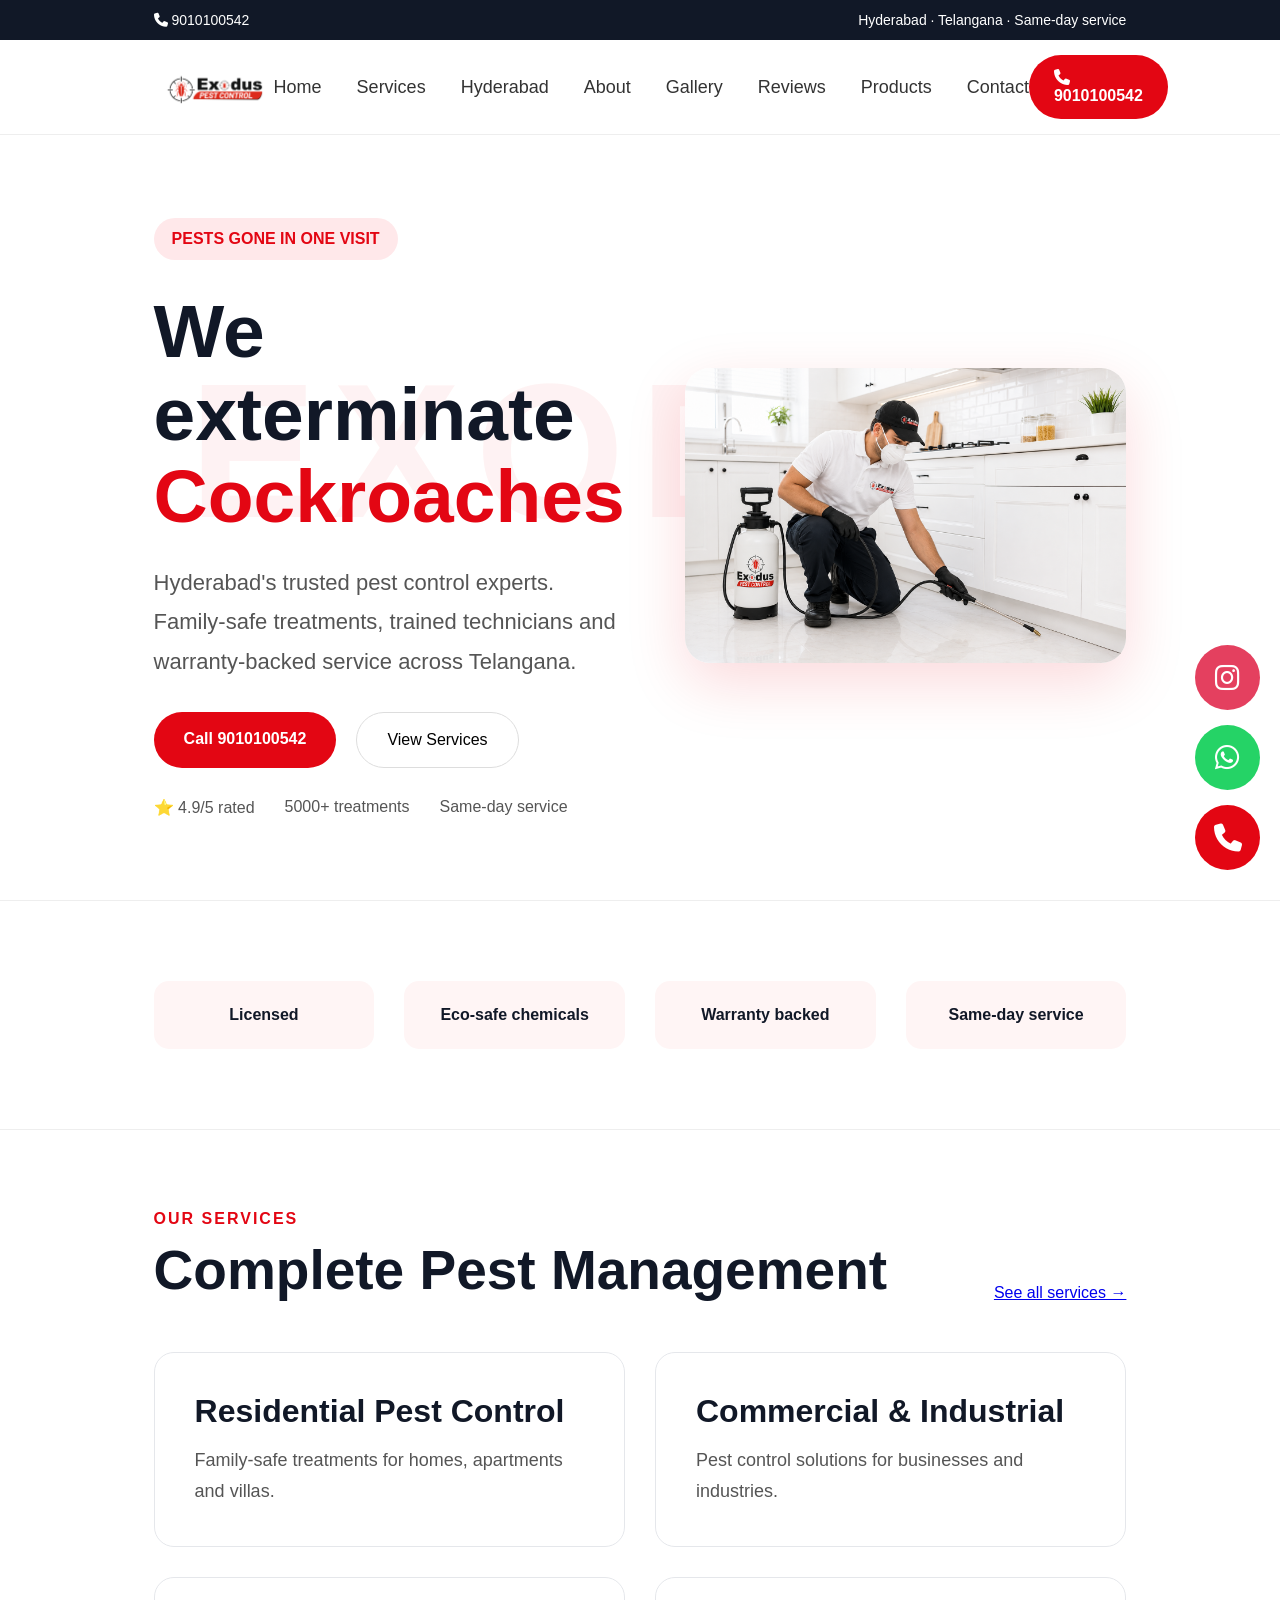
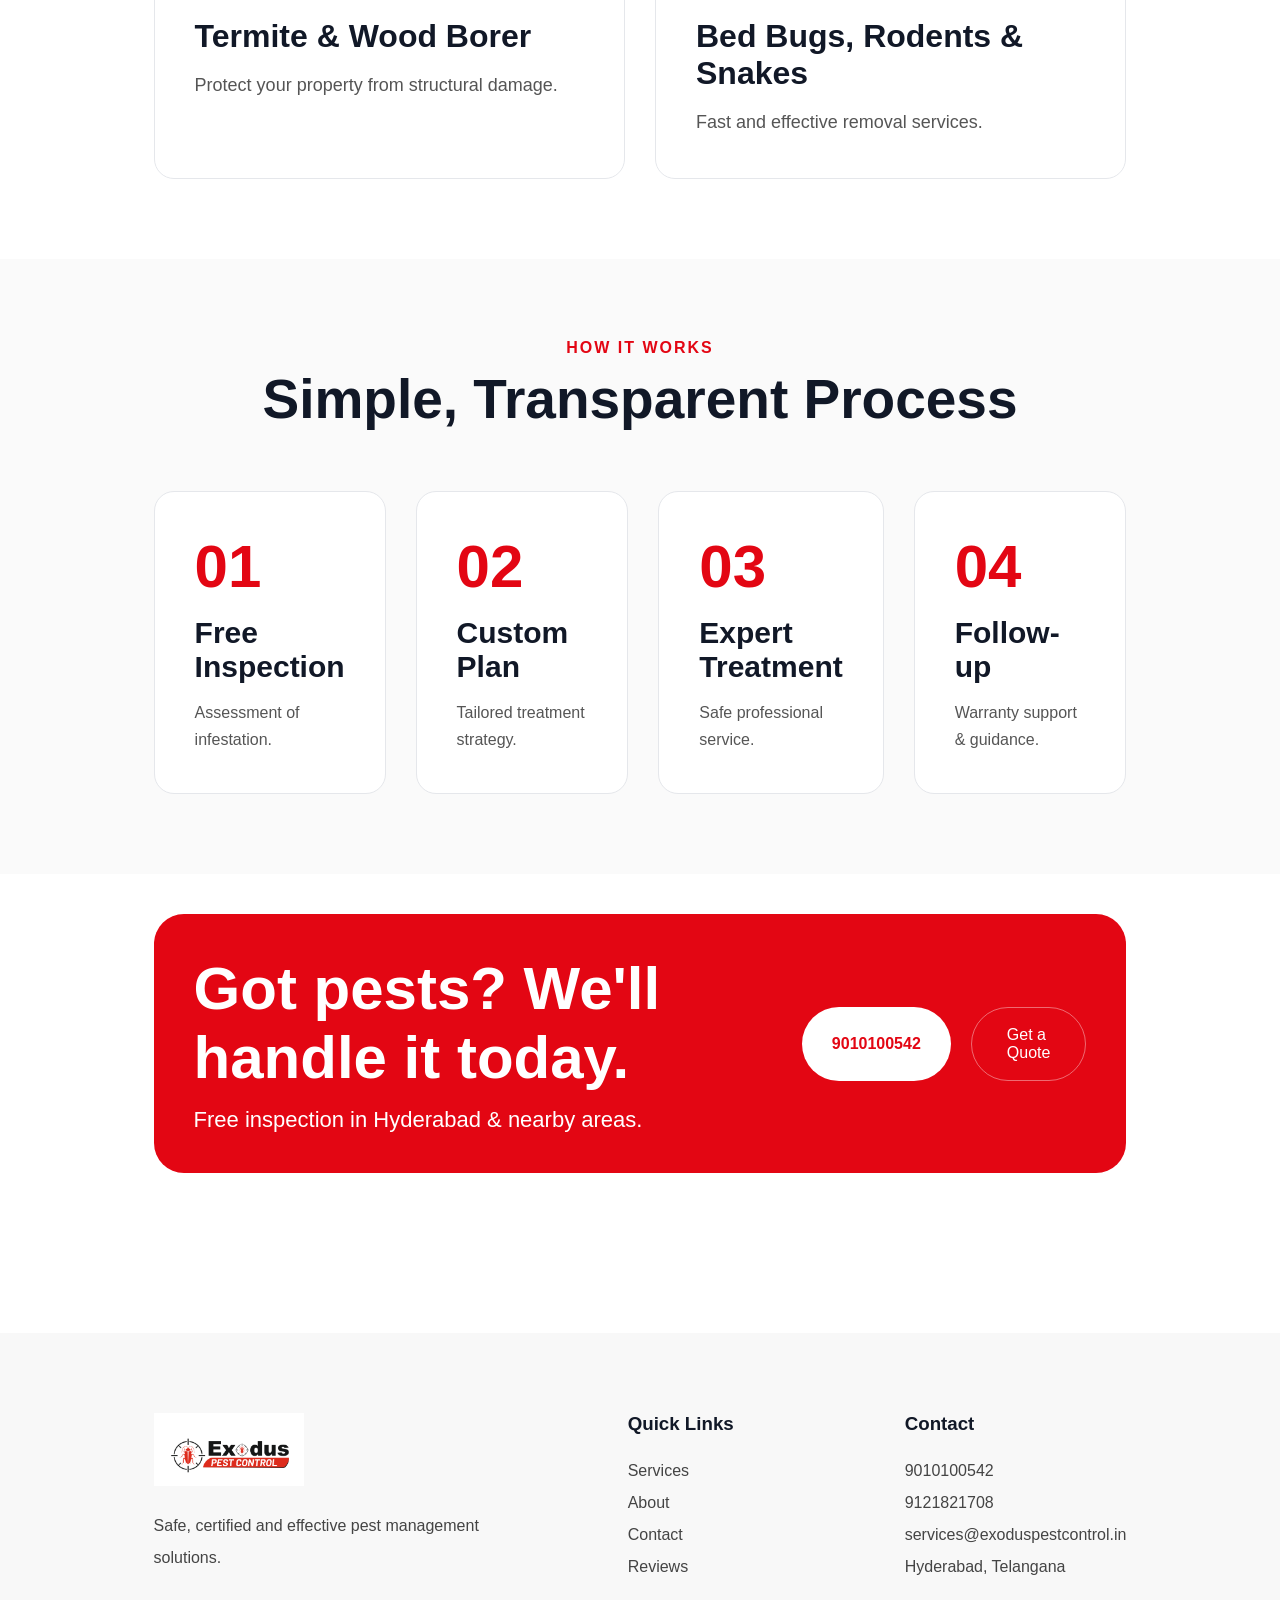
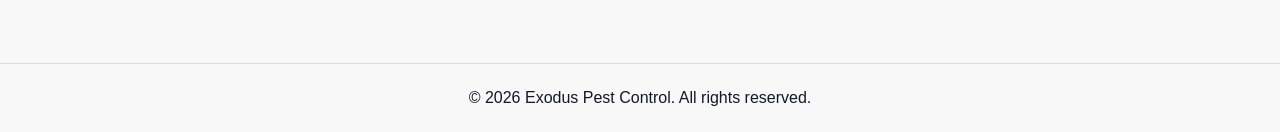
<file: index.html>
<!DOCTYPE html>
<html lang="en">
<head>
    <meta charset="UTF-8">
    <meta name="viewport" content="width=device-width, initial-scale=1.0">
    <title>Exodus Pest Control</title>

    <link rel="stylesheet" href="index.css">
    <link rel="icon" type="image/png" href="topicon.png">

    <!-- Font Awesome Icons -->
    <link rel="stylesheet"
    href="https://cdnjs.cloudflare.com/ajax/libs/font-awesome/6.5.1/css/all.min.css">
</head>

<body>

    <!-- TOP BAR -->
    <div class="top-bar">

        <div class="top-left">
            <i class="fa-solid fa-phone"></i>
            <span href="tel:+916305151928">9010100542</span>
        </div>

        <div class="top-right">
            Hyderabad · Telangana · Same-day service
        </div>

    </div>

    <div class="background-text">
        EXODUS
    </div>

    <!-- NAVBAR -->
    <header>

        <nav class="navbar">

            <div class="logo">

                <img src="logo.png" alt="logo">

            </div>

            <ul class="nav-links">

                <li><a href="index.html">Home</a></li>
                <li><a href="service.html">Services</a></li>
                <li><a href="hyderabad.html">Hyderabad</a></li>
                <li><a href="about.html">About</a></li>
                <li><a href="#">Gallery</a></li>
                <li><a href="#">Reviews</a></li>
                <li><a href="#">Products</a></li>
                <li><a href="contact.html">Contact</a></li>

            </ul>

            <a href="tel:9010100542" class="call-btn">

                <i class="fa-solid fa-phone"></i>
                9010100542

            </a>

        </nav>

    </header>

    <!-- HERO SECTION -->
    <section class="hero">

        <div class="hero-content">

            <div class="badge">
                PESTS GONE IN ONE VISIT
            </div>

            <h1 class="hero-title">
                We exterminate <br>

            <span id="changing-text">Bed Bugs</span>

            <span class="cursor"></span>
            </h1>

            <p>
                Hyderabad's trusted pest control experts.
                Family-safe treatments, trained technicians
                and warranty-backed service across Telangana.
            </p>

            <div class="hero-buttons">

                <a href="tel:+916305151928" class="primary-btn">
                    Call 9010100542
                </a>

                <a href="service.html" class="secondary-btn">
                    View Services
                </a>

            </div>

            <div class="hero-stats">

                <span>⭐ 4.9/5 rated</span>
                <span>5000+ treatments</span>
                <span>Same-day service</span>

            </div>

        </div>

        <div class="hero-image">

            <img src="homeimage.png" alt="hero">

        </div>

    </section>

    <!-- FEATURES -->
    <section class="features">

        <div class="feature">
            Licensed
        </div>

        <div class="feature">
            Eco-safe chemicals
        </div>

        <div class="feature">
            Warranty backed
        </div>

        <div class="feature">
            Same-day service
        </div>

    </section>

    <!-- SERVICES -->
    <section class="services">

        <div class="section-header">

            <div>
                <span class="section-tag">
                    OUR SERVICES
                </span>

                <h2>
                    Complete Pest Management
                </h2>
            </div>

            <a href="service.html">
                See all services →
            </a>

        </div>

        <div class="service-grid">

            <div class="service-card">
                <h3>Residential Pest Control</h3>

                <p>
                    Family-safe treatments for homes,
                    apartments and villas.
                </p>
            </div>

            <div class="service-card">
                <h3>Commercial & Industrial</h3>

                <p>
                    Pest control solutions for
                    businesses and industries.
                </p>
            </div>

            <div class="service-card">
                <h3>Termite & Wood Borer</h3>

                <p>
                    Protect your property from
                    structural damage.
                </p>
            </div>

            <div class="service-card">
                <h3>Bed Bugs, Rodents & Snakes</h3>

                <p>
                    Fast and effective removal
                    services.
                </p>
            </div>

        </div>

    </section>

    <!-- PROCESS -->
    <section class="process">

        <span class="section-tag">
            HOW IT WORKS
        </span>

        <h2>
            Simple, Transparent Process
        </h2>

        <div class="steps">

            <div class="step-card">
                <h3>01</h3>
                <h4>Free Inspection</h4>
                <p>Assessment of infestation.</p>
            </div>

            <div class="step-card">
                <h3>02</h3>
                <h4>Custom Plan</h4>
                <p>Tailored treatment strategy.</p>
            </div>

            <div class="step-card">
                <h3>03</h3>
                <h4>Expert Treatment</h4>
                <p>Safe professional service.</p>
            </div>

            <div class="step-card">
                <h3>04</h3>
                <h4>Follow-up</h4>
                <p>Warranty support & guidance.</p>
            </div>

        </div>

    </section>

    <!-- CTA -->
    <section class="cta">

        <div class="cta-content">

            <div>

                <h2>
                    Got pests? We'll handle it today.
                </h2>

                <p>
                    Free inspection in Hyderabad &
                    nearby areas.
                </p>

            </div>

            <div class="cta-buttons">

                <a href="tel:+916305151928" class="white-btn">
                    9010100542
                </a>

                <a href="quote.html" class="outline-btn">
                    Get a Quote
                </a>

            </div>

        </div>

    </section>

    <!-- FOOTER -->
    <footer>

        <div class="footer-grid">

            <div>

                <img src="logo.png"
                alt="logo">

                <p>
                    Safe, certified and effective
                    pest management solutions.
                </p>

            </div>

            <div>

                <h3>Quick Links</h3>

                <a href="service.html">Services</a>
                <a href="about.html">About</a>
                <a href="contact.html">Contact</a>
                <a href="reviews.html">Reviews</a>

            </div>

            <div>

                <h3>Contact</h3>

                <p>9010100542</p>
                <p>9121821708</p>
                <p>services@exoduspestcontrol.in</p>
                <p>Hyderabad, Telangana</p>

            </div>

        </div>

        <div class="copyright">

            © 2026 Exodus Pest Control.
            All rights reserved.

        </div>

    </footer>

    <!-- FLOATING BUTTONS -->
    <a href="https://www.instagram.com/exoduspestcontrolhyd/" class="instagram" target="_blank">
    <i class="fa-brands fa-instagram"></i>
    </a>

    <a href="https://wa.me/9010100542?text=Hi%20Exodus%20Pest%20Control,%20I%20would%20like%20to%20know%20more%20about%20your%20services." class="whatsapp">
        <i class="fa-brands fa-whatsapp"></i>
    </a>

    <a href="tel:9010100542" class="floating-call">
        <i class="fa-solid fa-phone"></i>
    </a>

    <script src="index.js"></script>

</body>
</html>
</file>
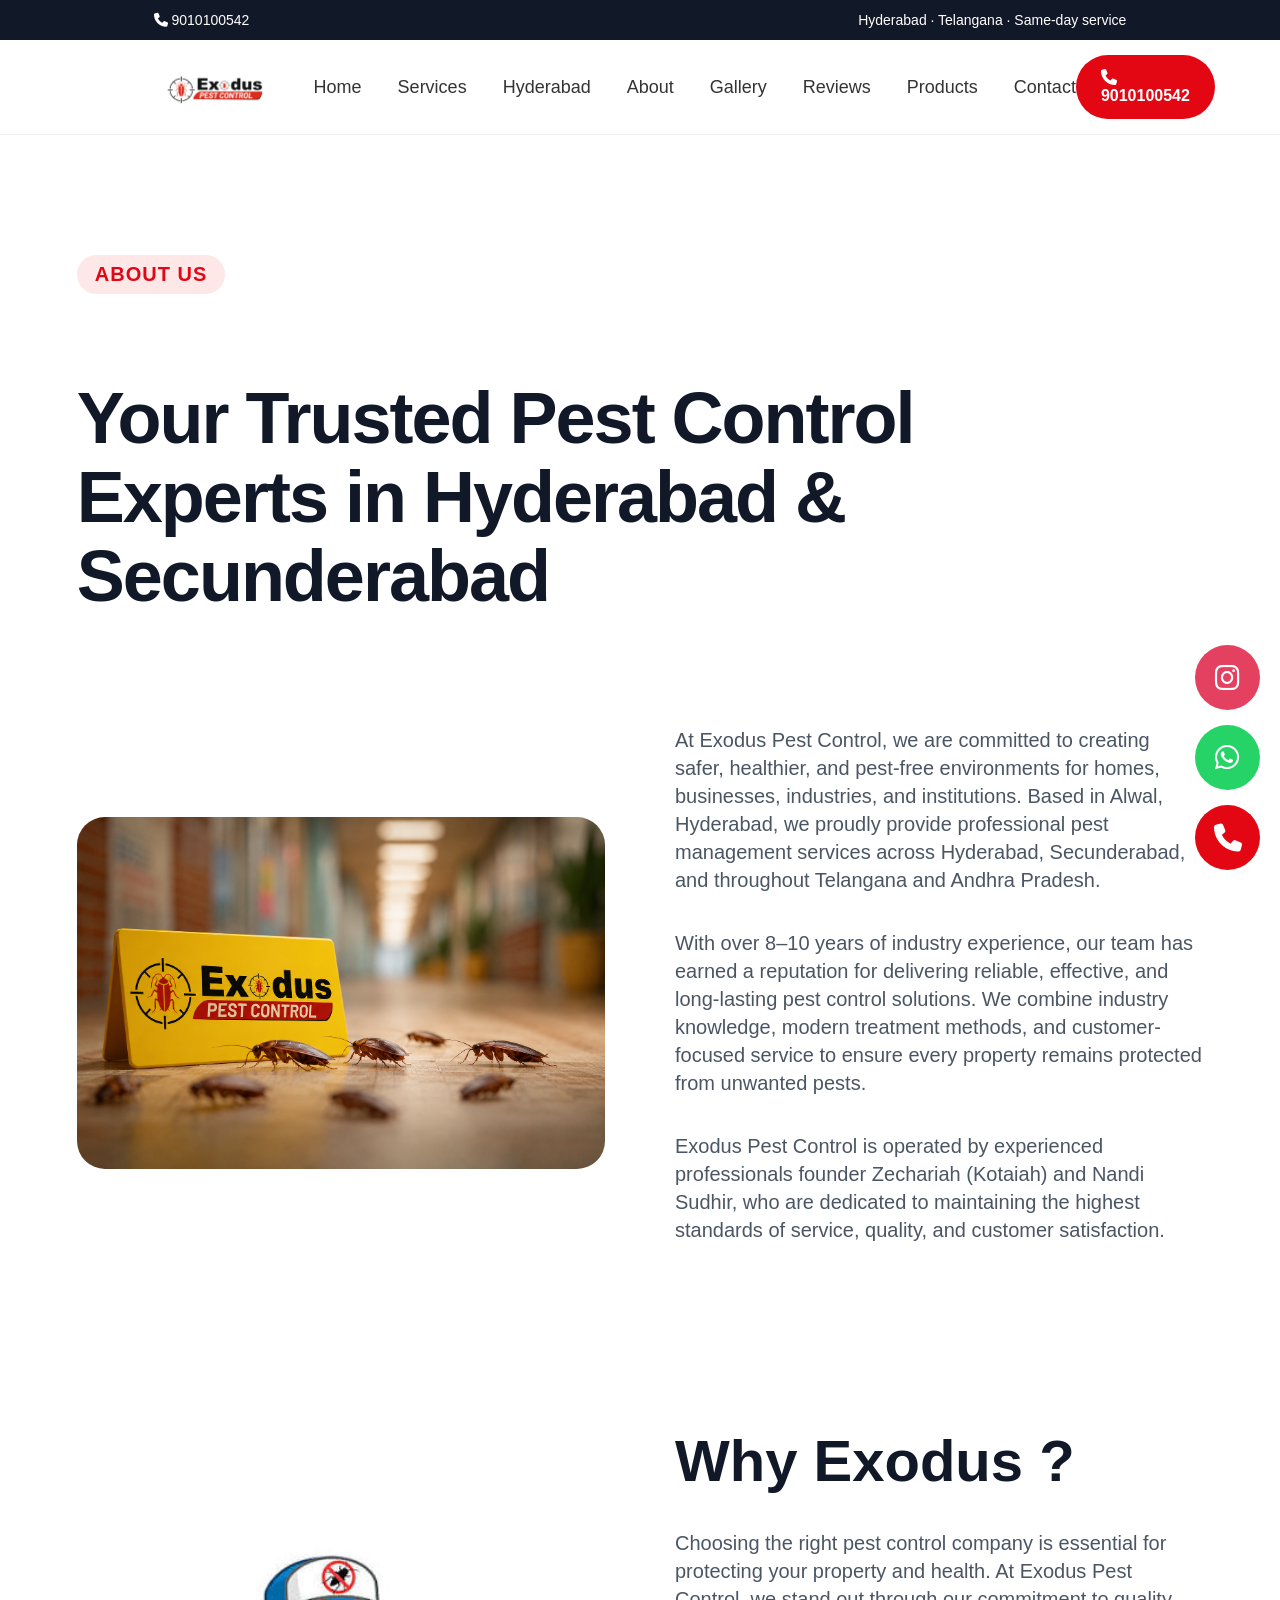
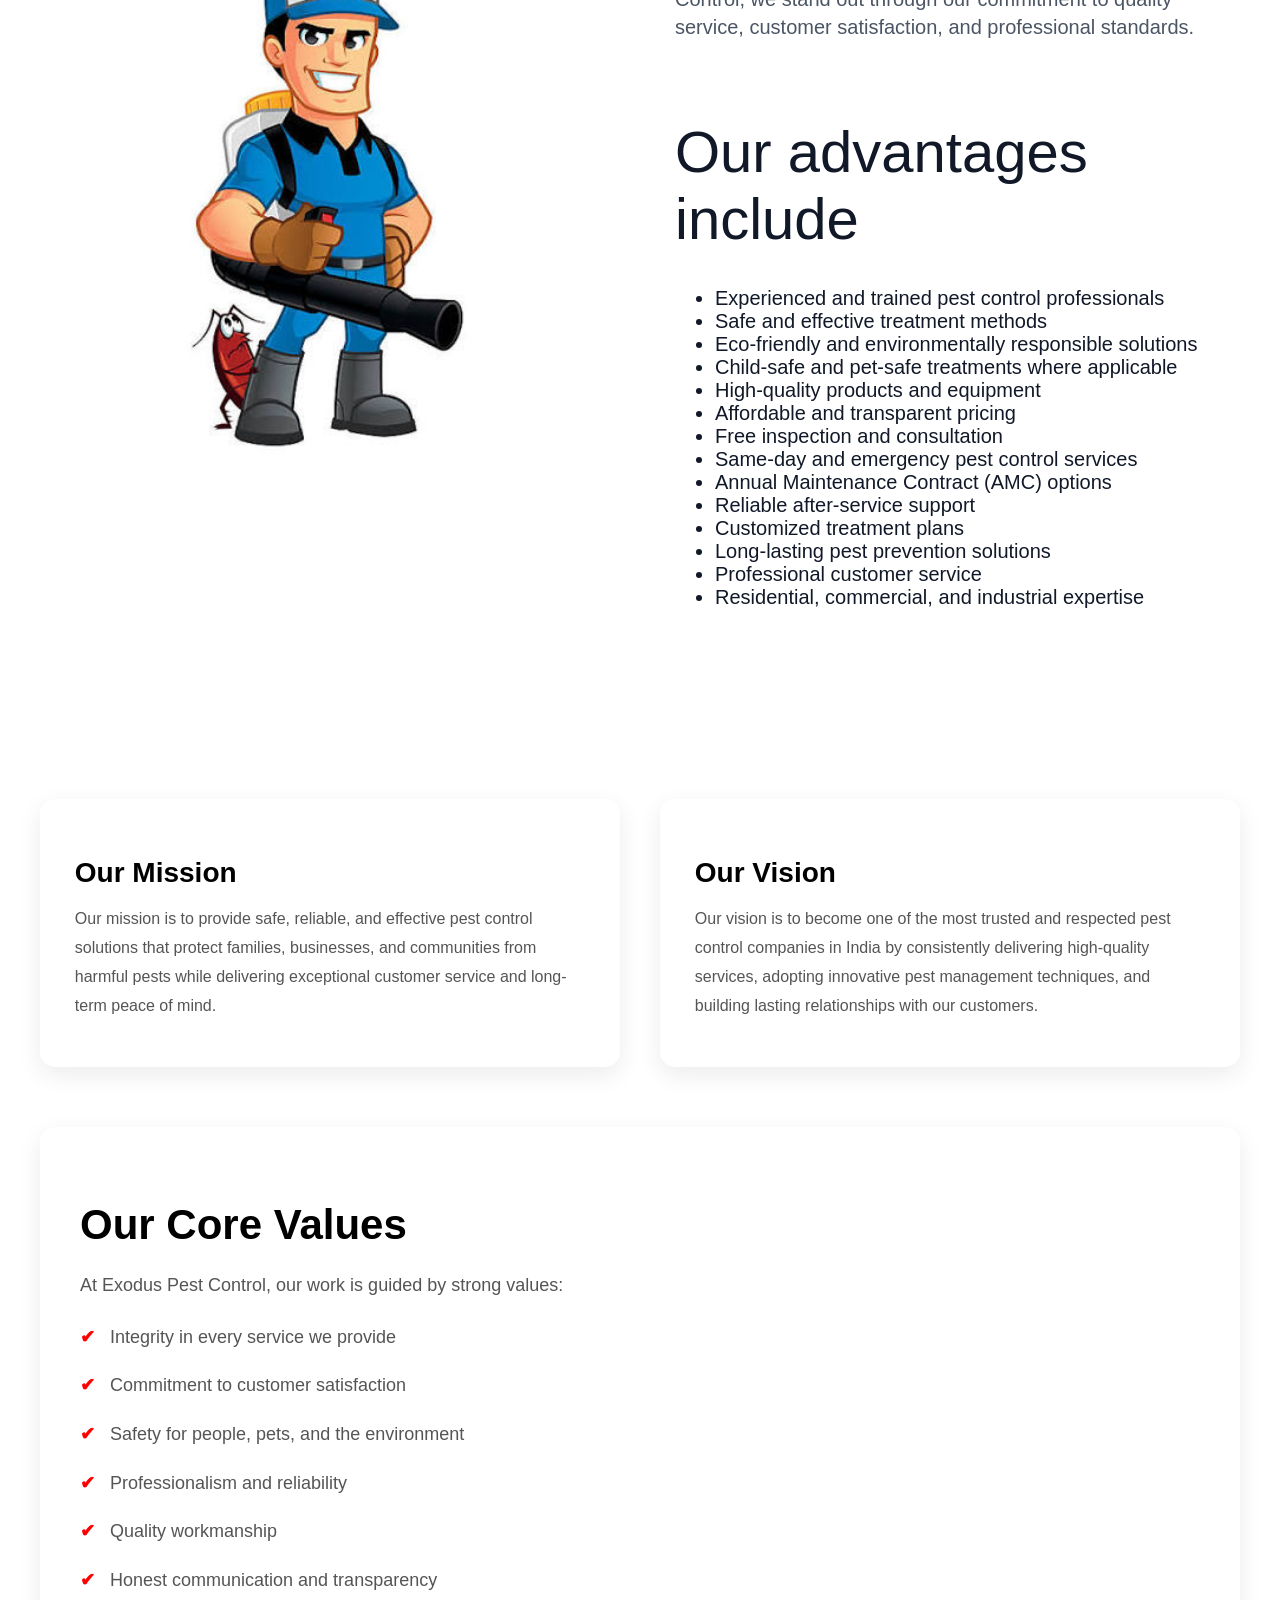
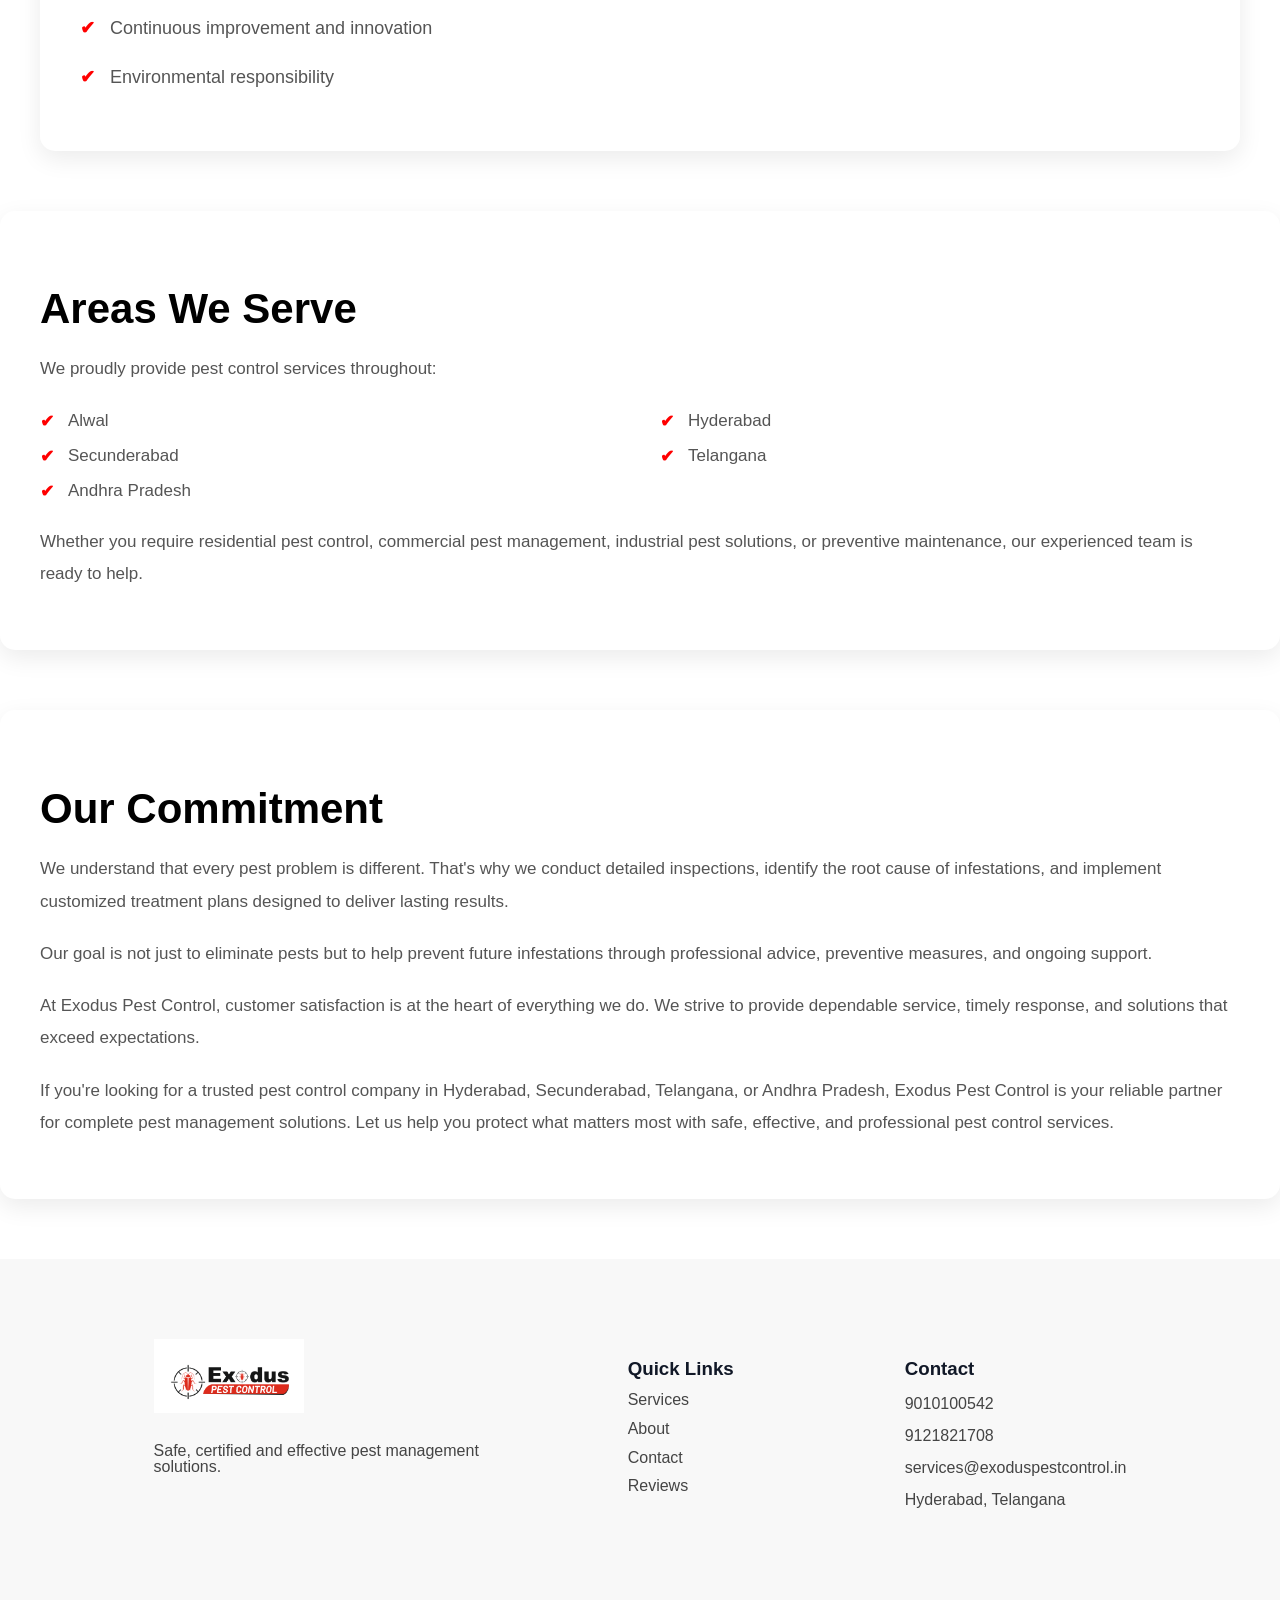
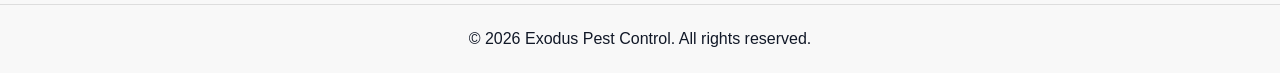
<file: about.html>
<!DOCTYPE html>
<html lang="en">
<head>
    <meta charset="UTF-8">
    <meta name="viewport" content="width=device-width, initial-scale=1.0">
    <title>Exodus Pest Control</title>
    <link rel="icon" type="image/png" href="topicon.png">
    <link rel="stylesheet" href="about.css">
    <link rel="stylesheet" href="https://cdnjs.cloudflare.com/ajax/libs/font-awesome/6.5.1/css/all.min.css">
</head>
<body>
 <!-- TOP BAR -->
    <div class="top-bar">

        <div class="top-left">
            <i class="fa-solid fa-phone"></i>
            <span href="tel:+916305151928">9010100542</span>
        </div>

        <div class="top-right">
            Hyderabad · Telangana · Same-day service
        </div>

    </div>

    <div class="background-text">
        EXODUS
    </div>


    <!-- NAVBAR -->
    <header>

        <nav class="navbar">

            <div class="logo">

                <img src="logo.png" alt="logo">

            </div>

            <ul class="nav-links">

                <li><a href="index.html">Home</a></li>
                <li><a href="service.html">Services</a></li>
                <li><a href="hyderabad.css">Hyderabad</a></li>
                <li><a href="about.html">About</a></li>
                <li><a href="#">Gallery</a></li>
                <li><a href="#">Reviews</a></li>
                <li><a href="#">Products</a></li>
                <li><a href="contact.html">Contact</a></li>

            </ul>

            <a href="tel:9010100542" class="call-btn">

                <i class="fa-solid fa-phone"></i>
                9010100542

            </a>

        </nav>

    </header>
<!-- ================= ABOUT ================= -->

<section class="about">

    <div class="container">

        <span class="section-tag">
            ABOUT US
        </span>

        <h2>
          Your Trusted Pest Control Experts in Hyderabad & Secunderabad
        </h2>

        

        <div class="about-wrapper">

            <!-- Left Image -->

            <div class="about-image">

                <img src="aboutimage.png" alt="Exodus Pest Control">

            </div>

            <!-- Right Content -->

            <div class="about-content">

                

                <p>
                  At Exodus Pest Control, we are committed to creating safer, 
                  healthier, and pest-free environments for homes, businesses, industries, 
                  and institutions. Based in Alwal, Hyderabad, we proudly provide professional pest 
                  management services across Hyderabad, Secunderabad, and throughout Telangana and Andhra Pradesh.
                </p>

                <p>
                  With over 8–10 years of industry experience, our team has earned a reputation for delivering
                  reliable, effective, and long-lasting pest control solutions. We combine industry knowledge,
                  modern treatment methods, and customer-focused service to ensure every property remains protected
                  from unwanted pests.
                </p>

                <p>
                  Exodus Pest Control is operated by experienced professionals founder Zechariah (Kotaiah) and Nandi Sudhir,
                  who are dedicated to maintaining the highest standards of service, quality, and customer satisfaction. 
                </p>

            </div>

        </div>

    </div>
        <div class="about-wrapper1">

            <!-- Right Image -->

            <div class="about-image1">

                <img src="WhyExodus.jpg" alt="Exodus Pest Control">

            </div>

            <!-- left Content -->

            <div class="about-content1">

                <h3>
                    Why Exodus ?
                </h3>

                <p>
                  Choosing the right pest control company is essential for protecting your property and health.
                  At Exodus Pest Control, we stand out through our commitment to quality service, customer satisfaction,
                  and professional standards.</p>

                <h4> Our advantages include</h4>
                
                <ul>
                    <li>Experienced and trained pest control professionals</li>
                    <li>Safe and effective treatment methods
                    <li>Eco-friendly and environmentally responsible solutions</li>
                    <li>Child-safe and pet-safe treatments where applicable</li>
                    <li>High-quality products and equipment</li>
                    <li>Affordable and transparent pricing</li>
                    <li>Free inspection and consultation</li>
                    <li>Same-day and emergency pest control services</li>
                    <li>Annual Maintenance Contract (AMC) options</li>
                    <li>Reliable after-service support</li>
                    <li>Customized treatment plans</li>
                    <li>Long-lasting pest prevention solutions</li>
                    <li>Professional customer service</li>
                    <li>Residential, commercial, and industrial expertise</li></li>
                </ul>

                

            </div>

        </div>

    </div>


</section>
<div class="mission-vision">

    <div class="mission">
        <h3>Our Mission</h3>
        <p>
            Our mission is to provide safe, reliable, and effective pest control solutions
            that protect families, businesses, and communities from harmful pests while
            delivering exceptional customer service and long-term peace of mind.
        </p>
    </div>

    <div class="vision">
        <h3>Our Vision</h3>
        <p>
            Our vision is to become one of the most trusted and respected pest control
            companies in India by consistently delivering high-quality services, adopting
            innovative pest management techniques, and building lasting relationships with
            our customers.
        </p>
    </div>

</div>
<section class="core-values">

    <div class="values-card">

        <h2>Our Core Values</h2>

        <p>At Exodus Pest Control, our work is guided by strong values:</p>

        <ul>
            <li>Integrity in every service we provide</li>
            <li>Commitment to customer satisfaction</li>
            <li>Safety for people, pets, and the environment</li>
            <li>Professionalism and reliability</li>
            <li>Quality workmanship</li>
            <li>Honest communication and transparency</li>
            <li>Continuous improvement and innovation</li>
            <li>Environmental responsibility</li>
        </ul>

    </div>

</section>
<!-- Areas We Serve -->
<section class="about-card">

    <h2>Areas We Serve</h2>

    <p>We proudly provide pest control services throughout:</p>

    <ul class="areas-list">
        <li>Alwal</li>
        <li>Hyderabad</li>
        <li>Secunderabad</li>
        <li>Telangana</li>
        <li>Andhra Pradesh</li>
    </ul>

    <p>
        Whether you require residential pest control, commercial pest management,
        industrial pest solutions, or preventive maintenance, our experienced team
        is ready to help.
    </p>

</section>

<!-- Our Commitment -->
<section class="about-card">

    <h2>Our Commitment</h2>

    <p>
        We understand that every pest problem is different. That's why we conduct
        detailed inspections, identify the root cause of infestations, and implement
        customized treatment plans designed to deliver lasting results.
    </p>

    <p>
        Our goal is not just to eliminate pests but to help prevent future
        infestations through professional advice, preventive measures, and ongoing
        support.
    </p>

    <p>
        At Exodus Pest Control, customer satisfaction is at the heart of everything
        we do. We strive to provide dependable service, timely response, and
        solutions that exceed expectations.
    </p>

    <p>
        If you're looking for a trusted pest control company in Hyderabad,
        Secunderabad, Telangana, or Andhra Pradesh, Exodus Pest Control is your
        reliable partner for complete pest management solutions. Let us help you
        protect what matters most with safe, effective, and professional pest control
        services.
    </p>

</section>
<footer>

        <div class="footer-grid">

            <div>

                <img src="logo.png"
                alt="logo">

                <p>
                    Safe, certified and effective
                    pest management solutions.
                </p>

            </div>

            <div>

                <h3>Quick Links</h3>

                <a href="service.html">Services</a>
                <a href="about.html">About</a>
                <a href="contact.html">Contact</a>
                <a href="reviews.html">Reviews</a>

            </div>

            <div>

                <h3>Contact</h3>

                <p>9010100542</p>
                <p>9121821708</p>
                <p>services@exoduspestcontrol.in</p>
                <p>Hyderabad, Telangana</p>

            </div>

        </div>

        <div class="copyright">

            © 2026 Exodus Pest Control.
            All rights reserved.

        </div>

</footer>
    <a href="https://www.instagram.com/exoduspestcontrolhyd/" class="instagram" target="_blank">
    <i class="fa-brands fa-instagram"></i>
    </a>

    <a href="https://wa.me/919010100542?text=Hi%20Exodus%20Pest%20Control,%20I%20would%20like%20to%20know%20more%20about%20your%20services." class="whatsapp">
        <i class="fa-brands fa-whatsapp"></i>
    </a>

    <a href="tel:+919010100542" class="floating-call">
        <i class="fa-solid fa-phone"></i>
    </a>

</body>
</html>
</file>
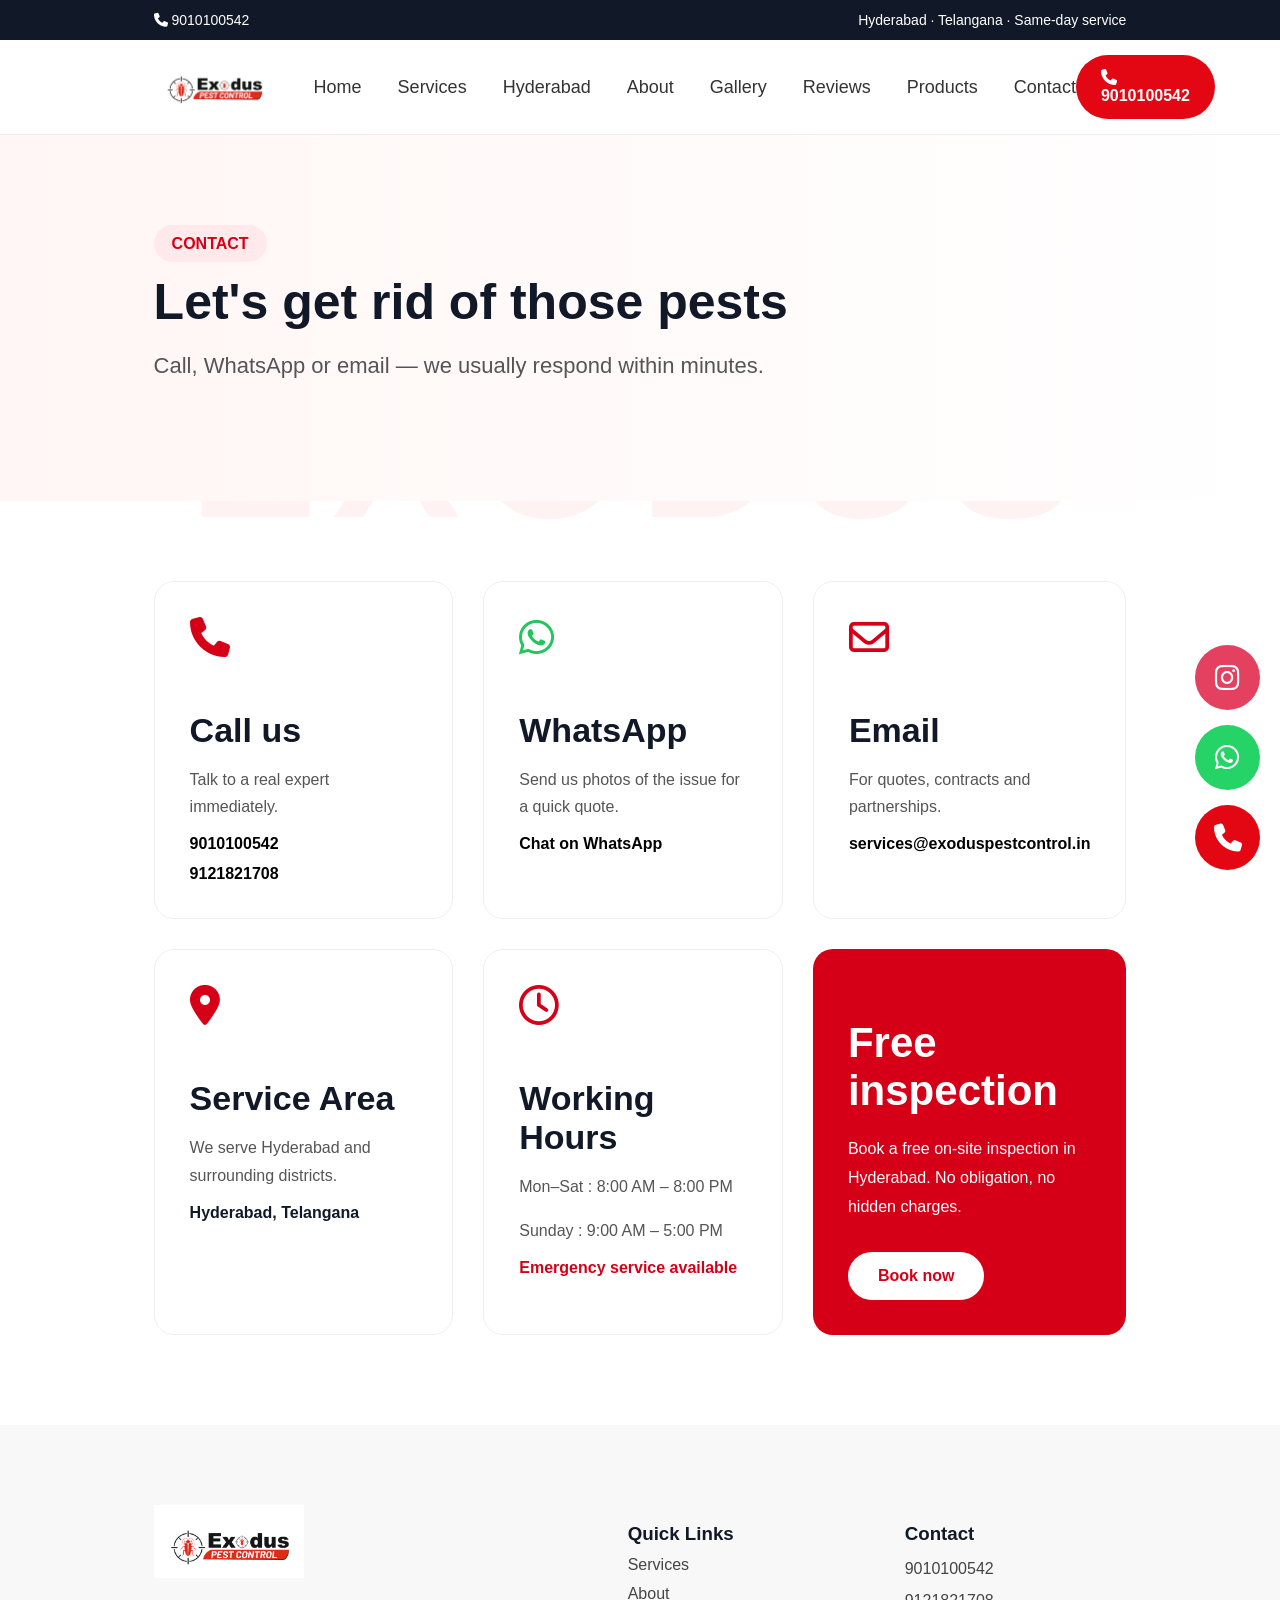
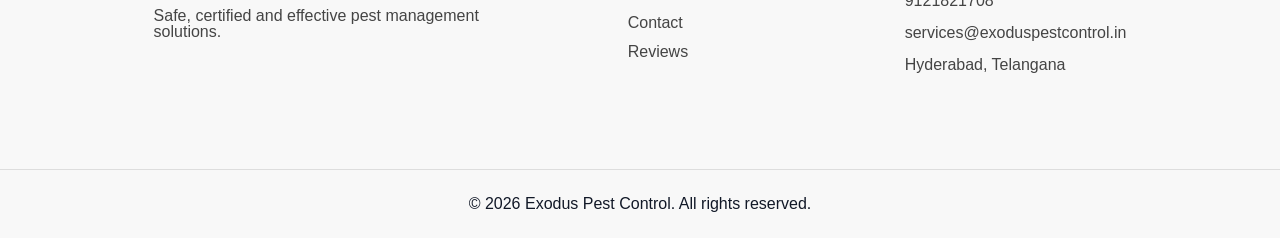
<file: contact.html>
<!DOCTYPE html>
<html lang="en">
<head>
    <meta charset="UTF-8">
    <meta name="viewport" content="width=device-width, initial-scale=1.0">
    <title>Exodus Pest Control</title>
    <link rel="icon" type="image/png" href="topicon.png">
    <link rel="stylesheet" href="contact.css">
    <link rel="stylesheet" href="https://cdnjs.cloudflare.com/ajax/libs/font-awesome/6.5.1/css/all.min.css">
</head>
<body>
     <!-- TOP BAR -->
    <div class="top-bar">

        <div class="top-left">
            <i class="fa-solid fa-phone"></i>
            <span href="tel:+916305151928">9010100542</span>
        </div>

        <div class="top-right">
            Hyderabad · Telangana · Same-day service
        </div>

    </div>

    <div class="background-text">
        EXODUS
    </div>


    <!-- NAVBAR -->
    <header>

        <nav class="navbar">

            <div class="logo">

                <img src="logo.png" alt="logo">

            </div>

            <ul class="nav-links">

                <li><a href="index.html">Home</a></li>
                <li><a href="service.html">Services</a></li>
                <li><a href="hyderabad.css">Hyderabad</a></li>
                <li><a href="about.html">About</a></li>
                <li><a href="#">Gallery</a></li>
                <li><a href="#">Reviews</a></li>
                <li><a href="#">Products</a></li>
                <li><a href="contact.html">Contact</a></li>

            </ul>

            <a href="tel:9010100542" class="call-btn">

                <i class="fa-solid fa-phone"></i>
                9010100542

            </a>

        </nav>

    </header>
    
<section class="contact-hero">

    <div class="container">

        <span class="section-badge">
            CONTACT
        </span>

        <h1>Let's get rid of those pests</h1>

        <p>
            Call, WhatsApp or email — we usually respond within minutes.
        </p>

    </div>

</section>

<section class="contact-info">

<div class="contact-grid">

    <div class="contact-card">

        <i class="fa-solid fa-phone"></i>

        <h3>Call us</h3>

        <p>Talk to a real expert immediately.</p>

        <a href="tel:9010100542">9010100542</a>

        <a href="tel:9121821708">9121821708</a>

    </div>

    <div class="contact-card">

        <i class="fa-brands fa-whatsapp whatsapp"></i>

        <h3>WhatsApp</h3>

        <p>Send us photos of the issue for a quick quote.</p>

        <a href="#">Chat on WhatsApp</a>

    </div>

    <div class="contact-card">

        <i class="fa-regular fa-envelope"></i>

        <h3>Email</h3>

        <p>For quotes, contracts and partnerships.</p>

        <a href="mailto:services@exoduspestcontrol.in">

            services@exoduspestcontrol.in

        </a>

    </div>

    <div class="contact-card">

        <i class="fa-solid fa-location-dot"></i>

        <h3>Service Area</h3>

        <p>

            We serve Hyderabad and surrounding districts.

        </p>

        <strong>Hyderabad, Telangana</strong>

    </div>

    <div class="contact-card">

        <i class="fa-regular fa-clock"></i>

        <h3>Working Hours</h3>

        <p>

            Mon–Sat : 8:00 AM – 8:00 PM

        </p>

        <p>

            Sunday : 9:00 AM – 5:00 PM

        </p>

        <span class="emergency">

            Emergency service available

        </span>

    </div>

    <div class="inspection-box">

        <h2>

            Free inspection

        </h2>

        <p>

            Book a free on-site inspection in Hyderabad.
            No obligation, no hidden charges.

        </p>

        <a href="#" class="inspection-btn">

            Book now

        </a>

    </div>

</div>

</section>
<footer>

        <div class="footer-grid">

            <div>

                <img src="logo.png"
                alt="logo">

                <p>
                    Safe, certified and effective
                    pest management solutions.
                </p>

            </div>

            <div>

                <h3>Quick Links</h3>

                <a href="service.html">Services</a>
                <a href="about.html">About</a>
                <a href="contact.html">Contact</a>
                <a href="reviews.html">Reviews</a>

            </div>

            <div>

                <h3>Contact</h3>

                <p>9010100542</p>
                <p>9121821708</p>
                <p>services@exoduspestcontrol.in</p>
                <p>Hyderabad, Telangana</p>

            </div>

        </div>

        <div class="copyright">

            © 2026 Exodus Pest Control.
            All rights reserved.

        </div>

</footer>
     <a href="https://www.instagram.com/exoduspestcontrolhyd/" class="instagram" target="_blank">
    <i class="fa-brands fa-instagram"></i>
    </a>

    <a href="https://wa.me/91010100542?text=Hi%20Exodus%20Pest%20Control,%20I%20would%20like%20to%20know%20more%20about%20your%20services." class="floating-whatsapp">
        <i class="fa-brands fa-whatsapp "></i>
    </a>

    <a href="tel:+919010100542" class="floating-call">
        <i class="fa-solid fa-phone"></i>
    </a>
</body>
</html>
</file>
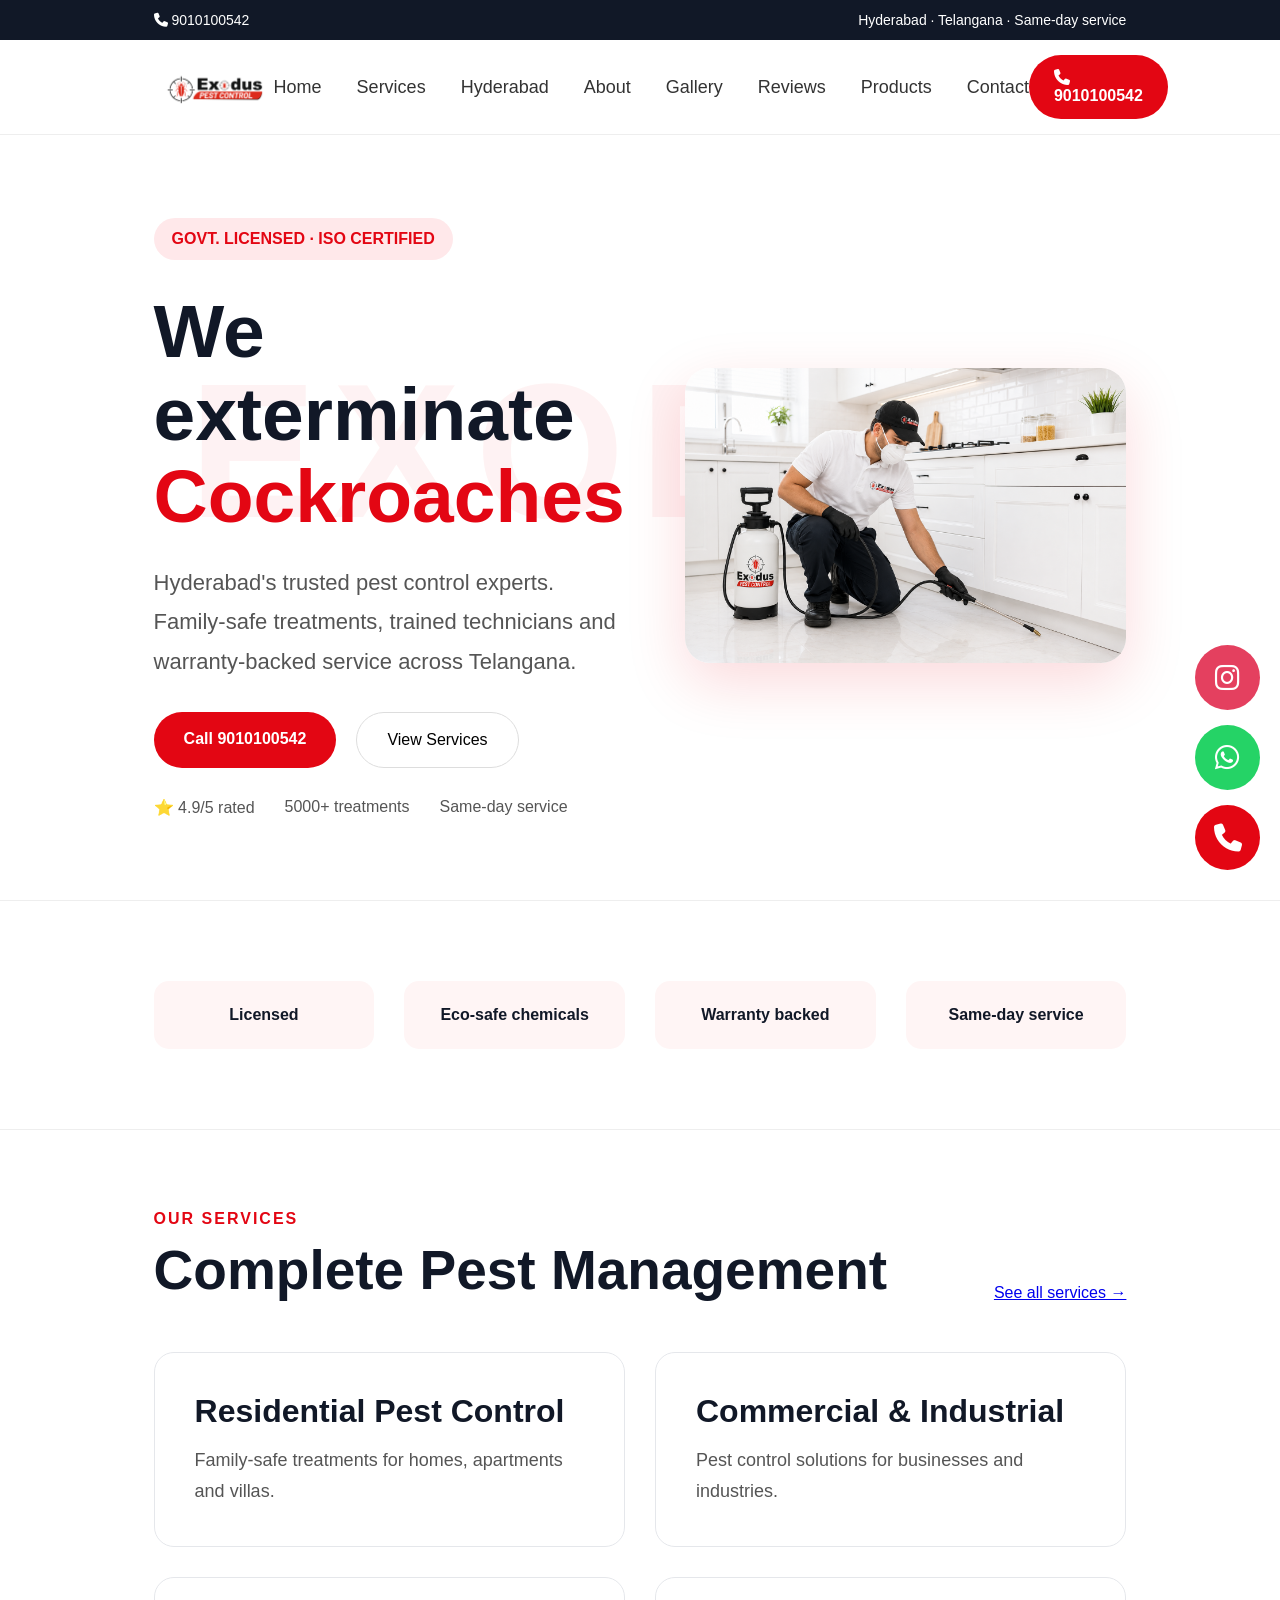
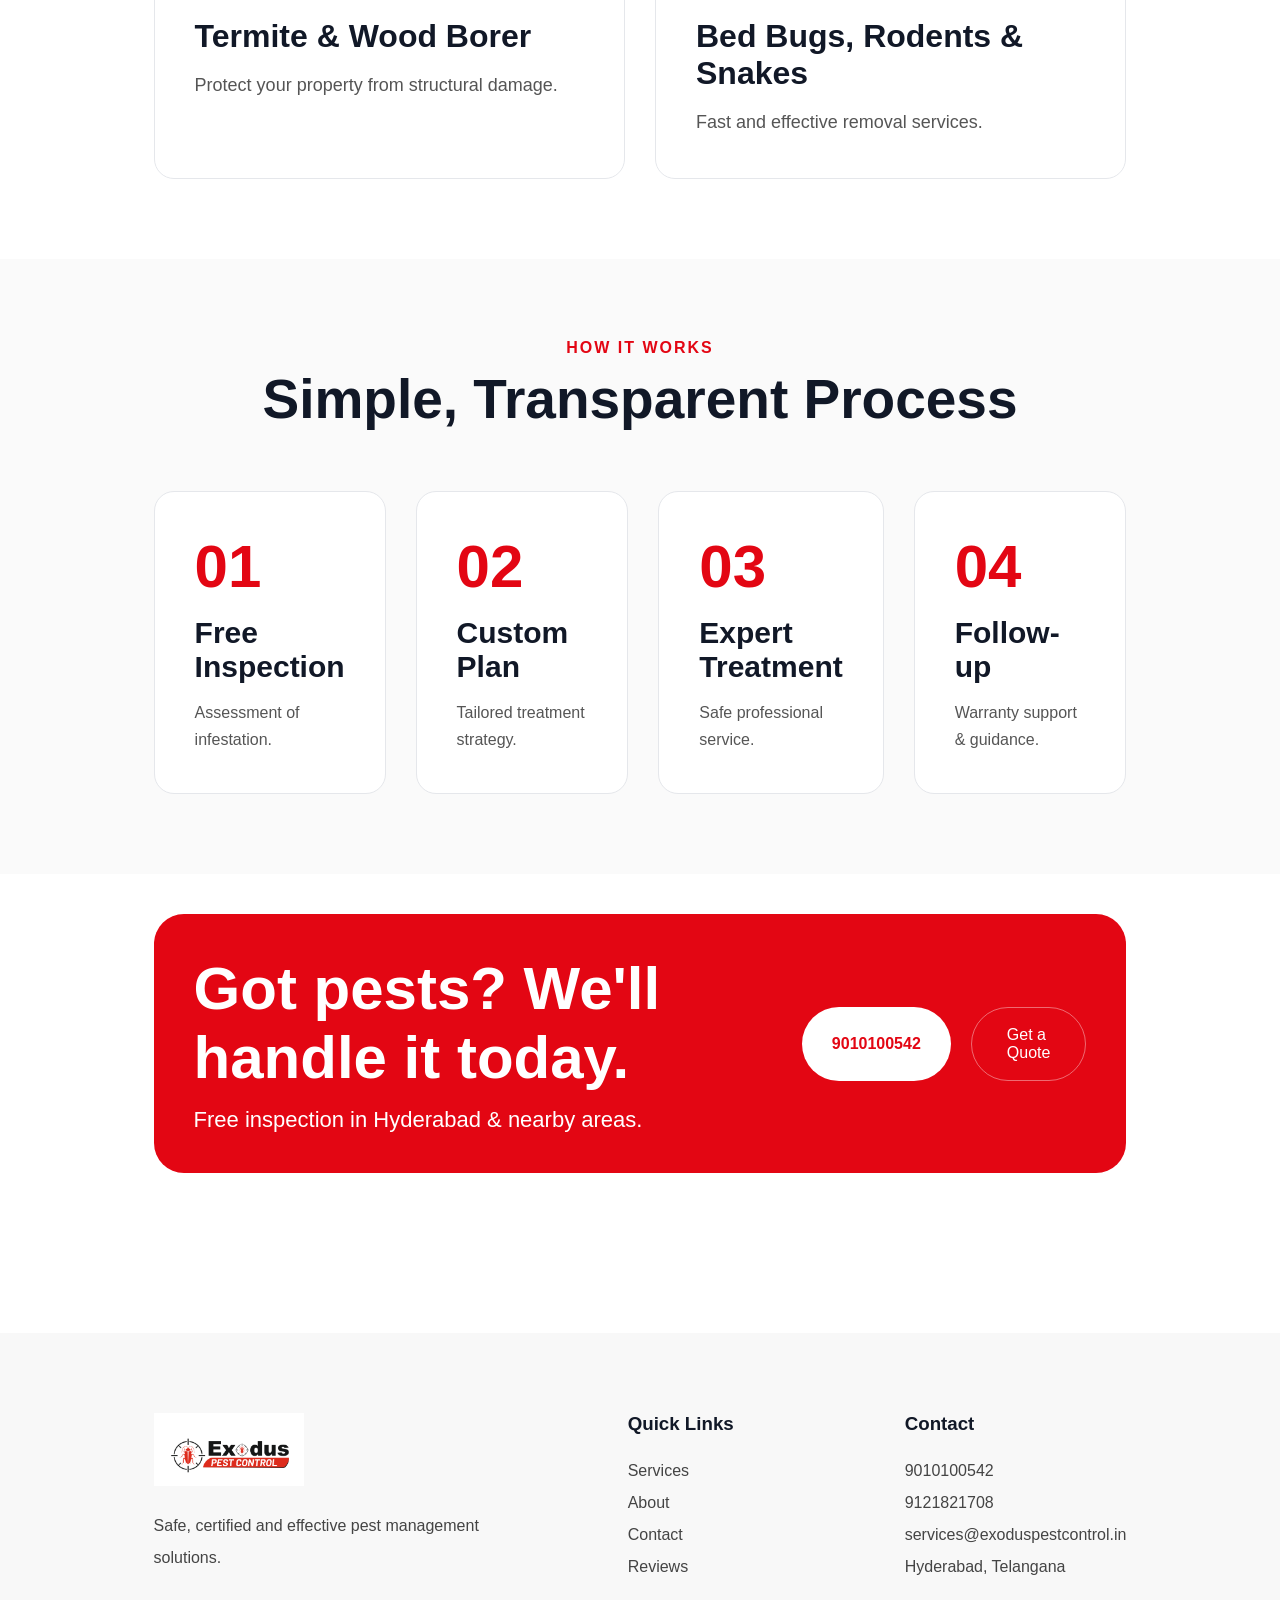
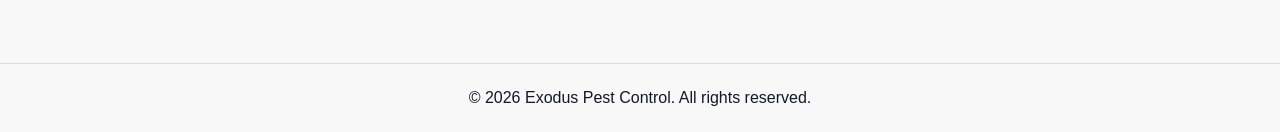
<file: exodus.html>
<!DOCTYPE html>
<html lang="en">
<head>
    <meta charset="UTF-8">
    <meta name="viewport" content="width=device-width, initial-scale=1.0">
    <title>Exodus Pest Control</title>

    <link rel="stylesheet" href="exodus.css">
    <link rel="icon" type="image/png" href="topicon.png">

    <!-- Font Awesome Icons -->
    <link rel="stylesheet"
    href="https://cdnjs.cloudflare.com/ajax/libs/font-awesome/6.5.1/css/all.min.css">
</head>

<body>

    <!-- TOP BAR -->
    <div class="top-bar">

        <div class="top-left">
            <i class="fa-solid fa-phone"></i>
            <span href="tel:+916305151928">9010100542</span>
        </div>

        <div class="top-right">
            Hyderabad · Telangana · Same-day service
        </div>

    </div>

    <div class="background-text">
        EXODUS
    </div>

    <!-- NAVBAR -->
    <header>

        <nav class="navbar">

            <div class="logo">

                <img src="logo.png" alt="logo">

            </div>

            <ul class="nav-links">

                <li><a href="exodus.html">Home</a></li>
                <li><a href="service.html">Services</a></li>
                <li><a href="hyderabad.html">Hyderabad</a></li>
                <li><a href="about.html">About</a></li>
                <li><a href="#">Gallery</a></li>
                <li><a href="#">Reviews</a></li>
                <li><a href="#">Products</a></li>
                <li><a href="contact.html">Contact</a></li>

            </ul>

            <a href="tel:9010100542" class="call-btn">

                <i class="fa-solid fa-phone"></i>
                9010100542

            </a>

        </nav>

    </header>

    <!-- HERO SECTION -->
    <section class="hero">

        <div class="hero-content">

            <div class="badge">
                GOVT. LICENSED · ISO CERTIFIED
            </div>

            <h1 class="hero-title">
                We exterminate <br>

            <span id="changing-text">Bed Bugs</span>

            <span class="cursor"></span>
            </h1>

            <p>
                Hyderabad's trusted pest control experts.
                Family-safe treatments, trained technicians
                and warranty-backed service across Telangana.
            </p>

            <div class="hero-buttons">

                <a href="tel:+916305151928" class="primary-btn">
                    Call 9010100542
                </a>

                <a href="service.html" class="secondary-btn">
                    View Services
                </a>

            </div>

            <div class="hero-stats">

                <span>⭐ 4.9/5 rated</span>
                <span>5000+ treatments</span>
                <span>Same-day service</span>

            </div>

        </div>

        <div class="hero-image">

            <img src="homeimage.png" alt="hero">

        </div>

    </section>

    <!-- FEATURES -->
    <section class="features">

        <div class="feature">
            Licensed
        </div>

        <div class="feature">
            Eco-safe chemicals
        </div>

        <div class="feature">
            Warranty backed
        </div>

        <div class="feature">
            Same-day service
        </div>

    </section>

    <!-- SERVICES -->
    <section class="services">

        <div class="section-header">

            <div>
                <span class="section-tag">
                    OUR SERVICES
                </span>

                <h2>
                    Complete Pest Management
                </h2>
            </div>

            <a href="service.html">
                See all services →
            </a>

        </div>

        <div class="service-grid">

            <div class="service-card">
                <h3>Residential Pest Control</h3>

                <p>
                    Family-safe treatments for homes,
                    apartments and villas.
                </p>
            </div>

            <div class="service-card">
                <h3>Commercial & Industrial</h3>

                <p>
                    Pest control solutions for
                    businesses and industries.
                </p>
            </div>

            <div class="service-card">
                <h3>Termite & Wood Borer</h3>

                <p>
                    Protect your property from
                    structural damage.
                </p>
            </div>

            <div class="service-card">
                <h3>Bed Bugs, Rodents & Snakes</h3>

                <p>
                    Fast and effective removal
                    services.
                </p>
            </div>

        </div>

    </section>

    <!-- PROCESS -->
    <section class="process">

        <span class="section-tag">
            HOW IT WORKS
        </span>

        <h2>
            Simple, Transparent Process
        </h2>

        <div class="steps">

            <div class="step-card">
                <h3>01</h3>
                <h4>Free Inspection</h4>
                <p>Assessment of infestation.</p>
            </div>

            <div class="step-card">
                <h3>02</h3>
                <h4>Custom Plan</h4>
                <p>Tailored treatment strategy.</p>
            </div>

            <div class="step-card">
                <h3>03</h3>
                <h4>Expert Treatment</h4>
                <p>Safe professional service.</p>
            </div>

            <div class="step-card">
                <h3>04</h3>
                <h4>Follow-up</h4>
                <p>Warranty support & guidance.</p>
            </div>

        </div>

    </section>

    <!-- CTA -->
    <section class="cta">

        <div class="cta-content">

            <div>

                <h2>
                    Got pests? We'll handle it today.
                </h2>

                <p>
                    Free inspection in Hyderabad &
                    nearby areas.
                </p>

            </div>

            <div class="cta-buttons">

                <a href="tel:+916305151928" class="white-btn">
                    9010100542
                </a>

                <a href="quote.html" class="outline-btn">
                    Get a Quote
                </a>

            </div>

        </div>

    </section>

    <!-- FOOTER -->
    <footer>

        <div class="footer-grid">

            <div>

                <img src="logo.png"
                alt="logo">

                <p>
                    Safe, certified and effective
                    pest management solutions.
                </p>

            </div>

            <div>

                <h3>Quick Links</h3>

                <a href="service.html">Services</a>
                <a href="about.html">About</a>
                <a href="contact.html">Contact</a>
                <a href="reviews.html">Reviews</a>

            </div>

            <div>

                <h3>Contact</h3>

                <p>9010100542</p>
                <p>9121821708</p>
                <p>services@exoduspestcontrol.in</p>
                <p>Hyderabad, Telangana</p>

            </div>

        </div>

        <div class="copyright">

            © 2026 Exodus Pest Control.
            All rights reserved.

        </div>

    </footer>

    <!-- FLOATING BUTTONS -->
    <a href="https://www.instagram.com/YOUR_INSTAGRAM_USERNAME/" class="instagram" target="_blank">
    <i class="fa-brands fa-instagram"></i>
    </a>

    <a href="https://wa.me/9010100542?text=Hi%20Exodus%20Pest%20Control,%20I%20would%20like%20to%20know%20more%20about%20your%20services." class="whatsapp">
        <i class="fa-brands fa-whatsapp"></i>
    </a>

    <a href="tel:9010100542" class="floating-call">
        <i class="fa-solid fa-phone"></i>
    </a>

    <script src="exodus.js"></script>

</body>
</html>
</file>
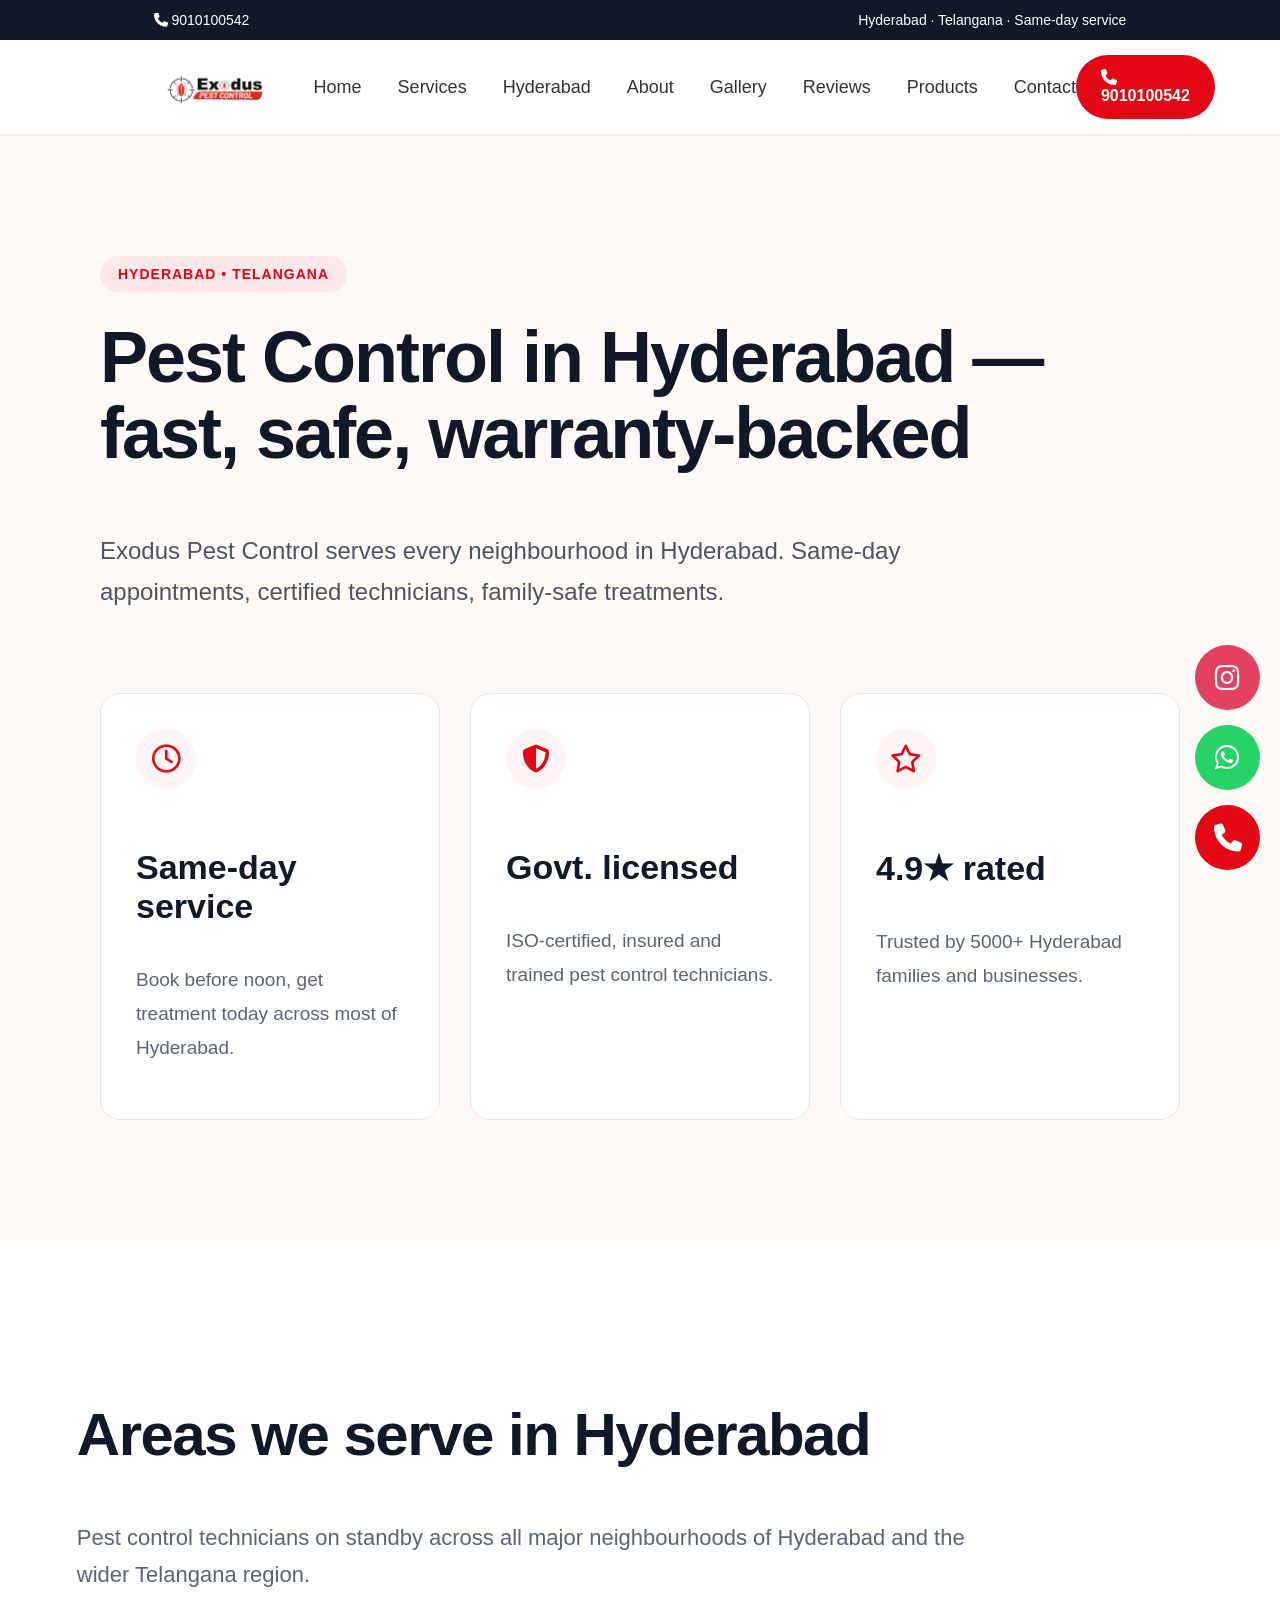
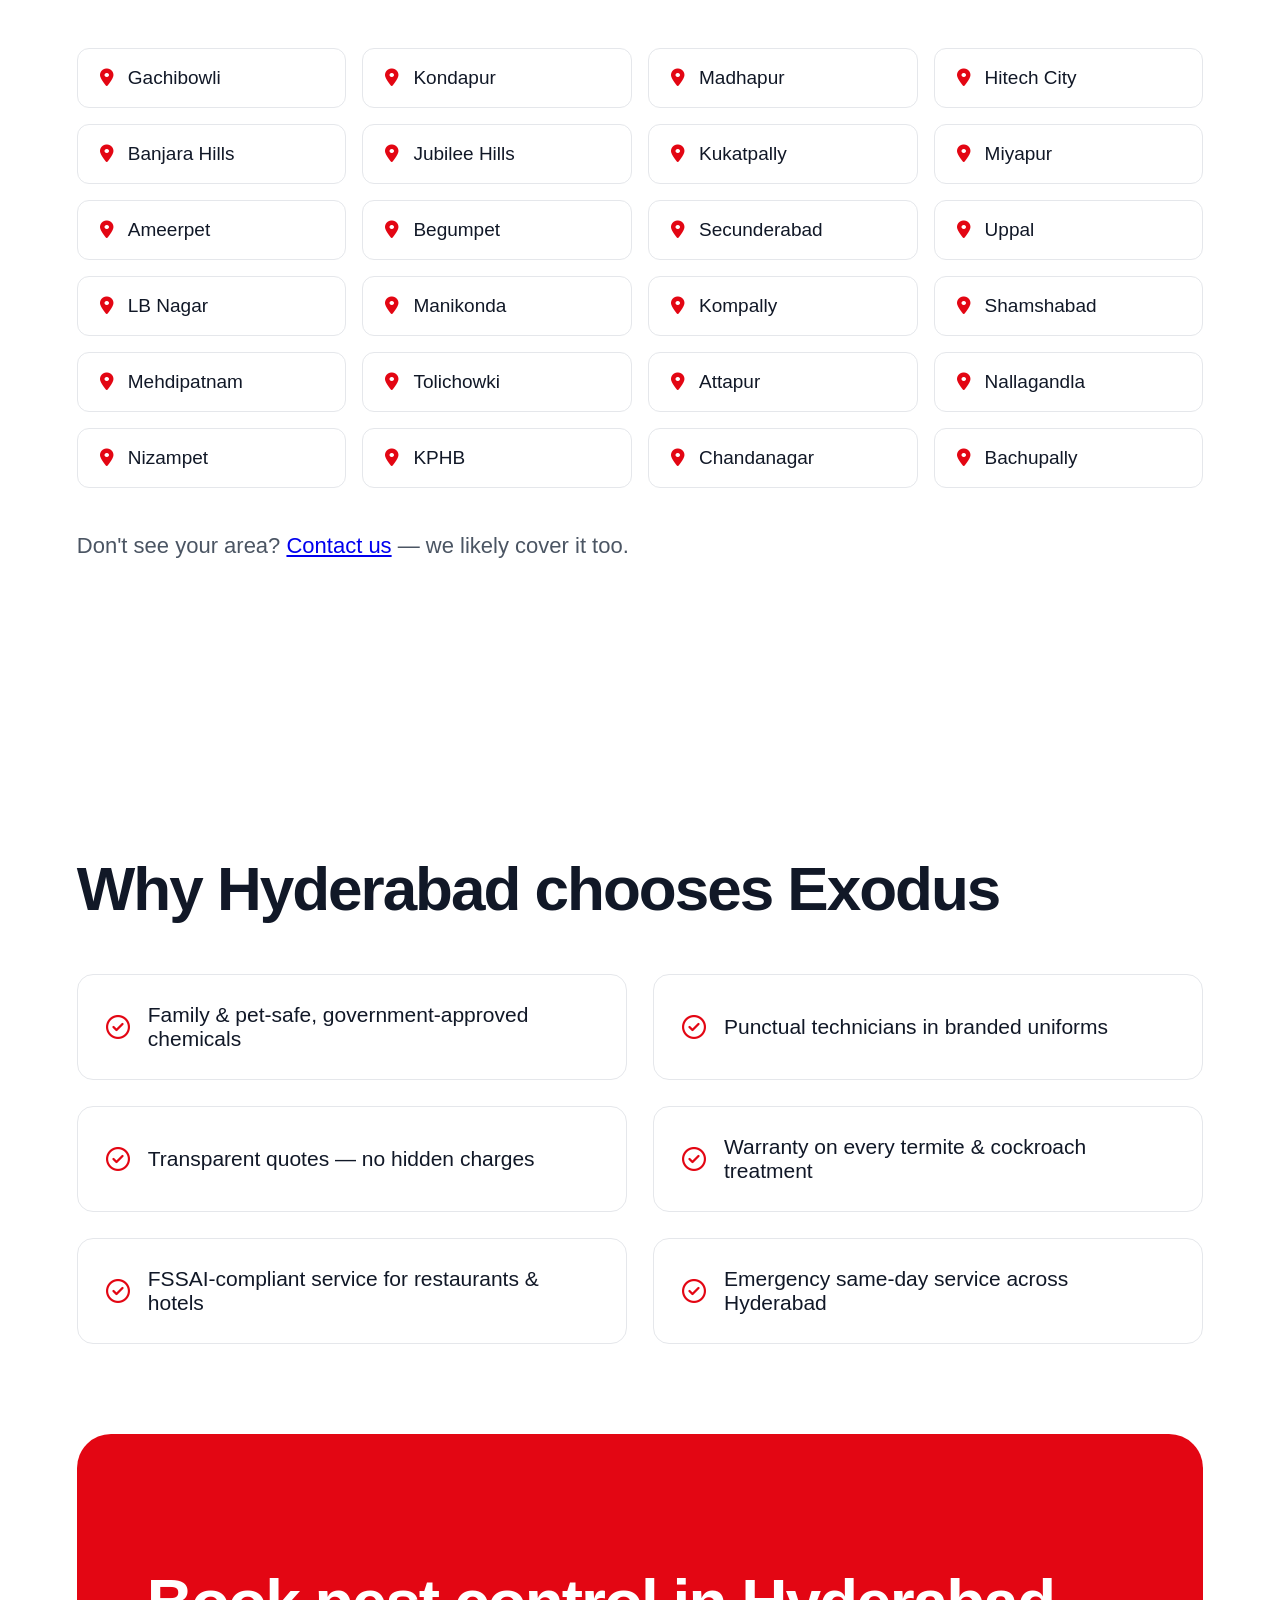
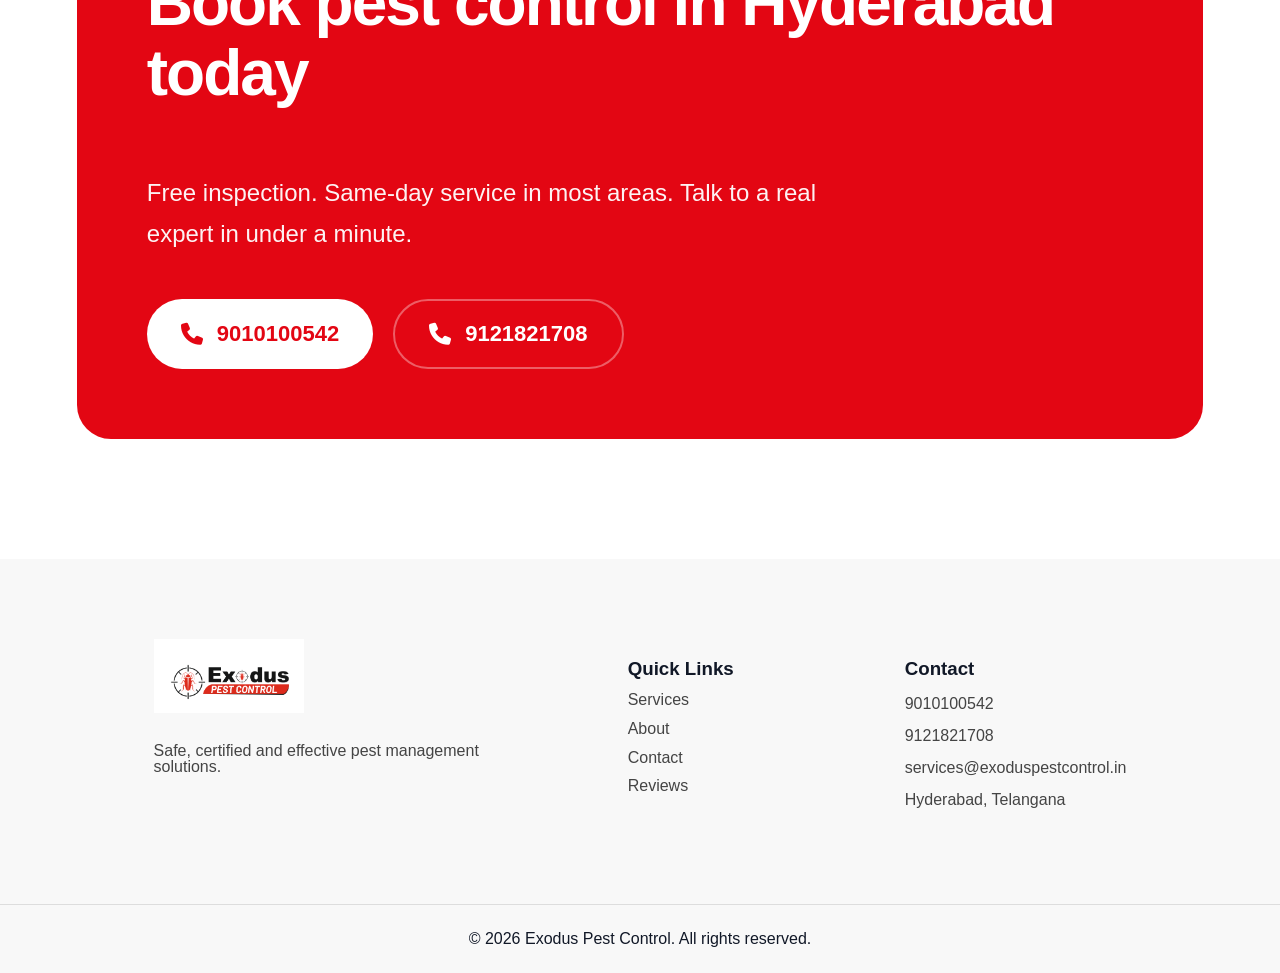
<file: hyderabad.html>
<!DOCTYPE html>
<html lang="en">
<head>
    <meta charset="UTF-8">
    <meta name="viewport" content="width=device-width, initial-scale=1.0">
    <title>Exodus Pest Control</title>
    <link rel="icon" type="image/png" href="topicon.png">
    <link rel="stylesheet" href="hyderabad.css">
    <link rel="stylesheet" href="https://cdnjs.cloudflare.com/ajax/libs/font-awesome/6.5.1/css/all.min.css">

</head>
<body>
      <!-- TOP BAR -->
    <div class="top-bar">

        <div class="top-left">
            <i class="fa-solid fa-phone"></i>
            <span href="tel:+916305151928">9010100542</span>
        </div>

        <div class="top-right">
            Hyderabad · Telangana · Same-day service
        </div>

    </div>

    <div class="background-text">
        EXODUS
    </div>


    <!-- NAVBAR -->
    <header>

        <nav class="navbar">

            <div class="logo">

                <img src="logo.png" alt="logo">

            </div>

            <ul class="nav-links">

                <li><a href="index.html">Home</a></li>
                <li><a href="service.html">Services</a></li>
                <li><a href="hyderabad.css">Hyderabad</a></li>
                <li><a href="about.html">About</a></li>
                <li><a href="#">Gallery</a></li>
                <li><a href="#">Reviews</a></li>
                <li><a href="#">Products</a></li>
                <li><a href="contact.html">Contact</a></li>

            </ul>

            <a href="tel:9010100542" class="call-btn">

                <i class="fa-solid fa-phone"></i>
                9010100542

            </a>

        </nav>

    </header>
<section class="hyderabad">

    <div class="container">

        <span class="section-badge">
            HYDERABAD • TELANGANA
        </span>

        <h2>
            Pest Control in Hyderabad —
            fast, safe, warranty-backed
        </h2>

        <p class="section-description">
            Exodus Pest Control serves every neighbourhood in Hyderabad.
            Same-day appointments, certified technicians, family-safe
            treatments.
        </p>

        <div class="feature-grid">

            <!-- Card 1 -->

            <div class="feature-card">

                <div class="feature-icon">
                    <i class="fa-regular fa-clock"></i>
                </div>

                <h3>Same-day service</h3>

                <p>
                    Book before noon, get treatment today across most of Hyderabad.
                </p>

            </div>

            <!-- Card 2 -->

            <div class="feature-card">

                <div class="feature-icon">
                    <i class="fa-solid fa-shield-halved"></i>
                </div>

                <h3>Govt. licensed</h3>

                <p>
                    ISO-certified, insured and trained pest control technicians.
                </p>

            </div>

            <!-- Card 3 -->

            <div class="feature-card">

                <div class="feature-icon">
                    <i class="fa-regular fa-star"></i>
                </div>

                <h3>4.9★ rated</h3>

                <p>
                    Trusted by 5000+ Hyderabad families and businesses.
                </p>

            </div>

        </div>

    </div>

</section>
<section class="areas">

    <div class="container">

        <h2>Areas we serve in Hyderabad</h2>

        <p class="areas-description">
            Pest control technicians on standby across all major neighbourhoods
            of Hyderabad and the wider Telangana region.
        </p>

        <div class="areas-grid">

            <div class="area-box"><i class="fa-solid fa-location-dot"></i>Gachibowli</div>
            <div class="area-box"><i class="fa-solid fa-location-dot"></i>Kondapur</div>
            <div class="area-box"><i class="fa-solid fa-location-dot"></i>Madhapur</div>
            <div class="area-box"><i class="fa-solid fa-location-dot"></i>Hitech City</div>

            <div class="area-box"><i class="fa-solid fa-location-dot"></i>Banjara Hills</div>
            <div class="area-box"><i class="fa-solid fa-location-dot"></i>Jubilee Hills</div>
            <div class="area-box"><i class="fa-solid fa-location-dot"></i>Kukatpally</div>
            <div class="area-box"><i class="fa-solid fa-location-dot"></i>Miyapur</div>

            <div class="area-box"><i class="fa-solid fa-location-dot"></i>Ameerpet</div>
            <div class="area-box"><i class="fa-solid fa-location-dot"></i>Begumpet</div>
            <div class="area-box"><i class="fa-solid fa-location-dot"></i>Secunderabad</div>
            <div class="area-box"><i class="fa-solid fa-location-dot"></i>Uppal</div>

            <div class="area-box"><i class="fa-solid fa-location-dot"></i>LB Nagar</div>
            <div class="area-box"><i class="fa-solid fa-location-dot"></i>Manikonda</div>
            <div class="area-box"><i class="fa-solid fa-location-dot"></i>Kompally</div>
            <div class="area-box"><i class="fa-solid fa-location-dot"></i>Shamshabad</div>

            <div class="area-box"><i class="fa-solid fa-location-dot"></i>Mehdipatnam</div>
            <div class="area-box"><i class="fa-solid fa-location-dot"></i>Tolichowki</div>
            <div class="area-box"><i class="fa-solid fa-location-dot"></i>Attapur</div>
            <div class="area-box"><i class="fa-solid fa-location-dot"></i>Nallagandla</div>

            <div class="area-box"><i class="fa-solid fa-location-dot"></i>Nizampet</div>
            <div class="area-box"><i class="fa-solid fa-location-dot"></i>KPHB</div>
            <div class="area-box"><i class="fa-solid fa-location-dot"></i>Chandanagar</div>
            <div class="area-box"><i class="fa-solid fa-location-dot"></i>Bachupally</div>

        </div>

        <p class="areas-footer">
            Don't see your area?
            <a href="contact.html">Contact us</a>
            — we likely cover it too.
        </p>

    </div>

</section>
<section class="why-exodus">

    <div class="container">

        <h2>Why Hyderabad chooses Exodus</h2>

        <div class="why-grid">

            <div class="why-item">
                <i class="fa-regular fa-circle-check"></i>
                <span>Family & pet-safe, government-approved chemicals</span>
            </div>

            <div class="why-item">
                <i class="fa-regular fa-circle-check"></i>
                <span>Punctual technicians in branded uniforms</span>
            </div>

            <div class="why-item">
                <i class="fa-regular fa-circle-check"></i>
                <span>Transparent quotes — no hidden charges</span>
            </div>

            <div class="why-item">
                <i class="fa-regular fa-circle-check"></i>
                <span>Warranty on every termite & cockroach treatment</span>
            </div>

            <div class="why-item">
                <i class="fa-regular fa-circle-check"></i>
                <span>FSSAI-compliant service for restaurants & hotels</span>
            </div>

            <div class="why-item">
                <i class="fa-regular fa-circle-check"></i>
                <span>Emergency same-day service across Hyderabad</span>
            </div>

        </div>

        <!-- CTA -->

        <div class="cta-box">

            <h3>
                Book pest control in Hyderabad today
            </h3>

            <p>
                Free inspection. Same-day service in most areas.
                Talk to a real expert in under a minute.
            </p>

            <div class="cta-buttons">

                <a href="tel:9010100542" class="cta-primary">

                    <i class="fa-solid fa-phone"></i>

                    9010100542

                </a>

                <a href="tel:9121821708" class="cta-secondary">

                    <i class="fa-solid fa-phone"></i>

                    9121821708

                </a>

            </div>

        </div>

    </div>

</section>
<footer>

        <div class="footer-grid">

            <div>

                <img src="logo.png"
                alt="logo">

                <p>
                    Safe, certified and effective
                    pest management solutions.
                </p>

            </div>

            <div>

                <h3>Quick Links</h3>

                <a href="service.html">Services</a>
                <a href="about.html">About</a>
                <a href="contact.html">Contact</a>
                <a href="reviews.html">Reviews</a>

            </div>

            <div>

                <h3>Contact</h3>

                <p>9010100542</p>
                <p>9121821708</p>
                <p>services@exoduspestcontrol.in</p>
                <p>Hyderabad, Telangana</p>

            </div>

        </div>

        <div class="copyright">

            © 2026 Exodus Pest Control.
            All rights reserved.

        </div>

</footer>

</body>
     <a href="https://www.instagram.com/exoduspestcontrolhyd/" class="instagram" target="_blank">
    <i class="fa-brands fa-instagram"></i>
    </a>
    
    <a href="https://wa.me/919010100542?text=Hi%20Exodus%20Pest%20Control,%20I%20would%20like%20to%20know%20more%20about%20your%20services." class="whatsapp">
        <i class="fa-brands fa-whatsapp"></i>
    </a>

    <a href="tel:+919010100542" class="floating-call">
        <i class="fa-solid fa-phone"></i>
    </a>
</html>
</file>
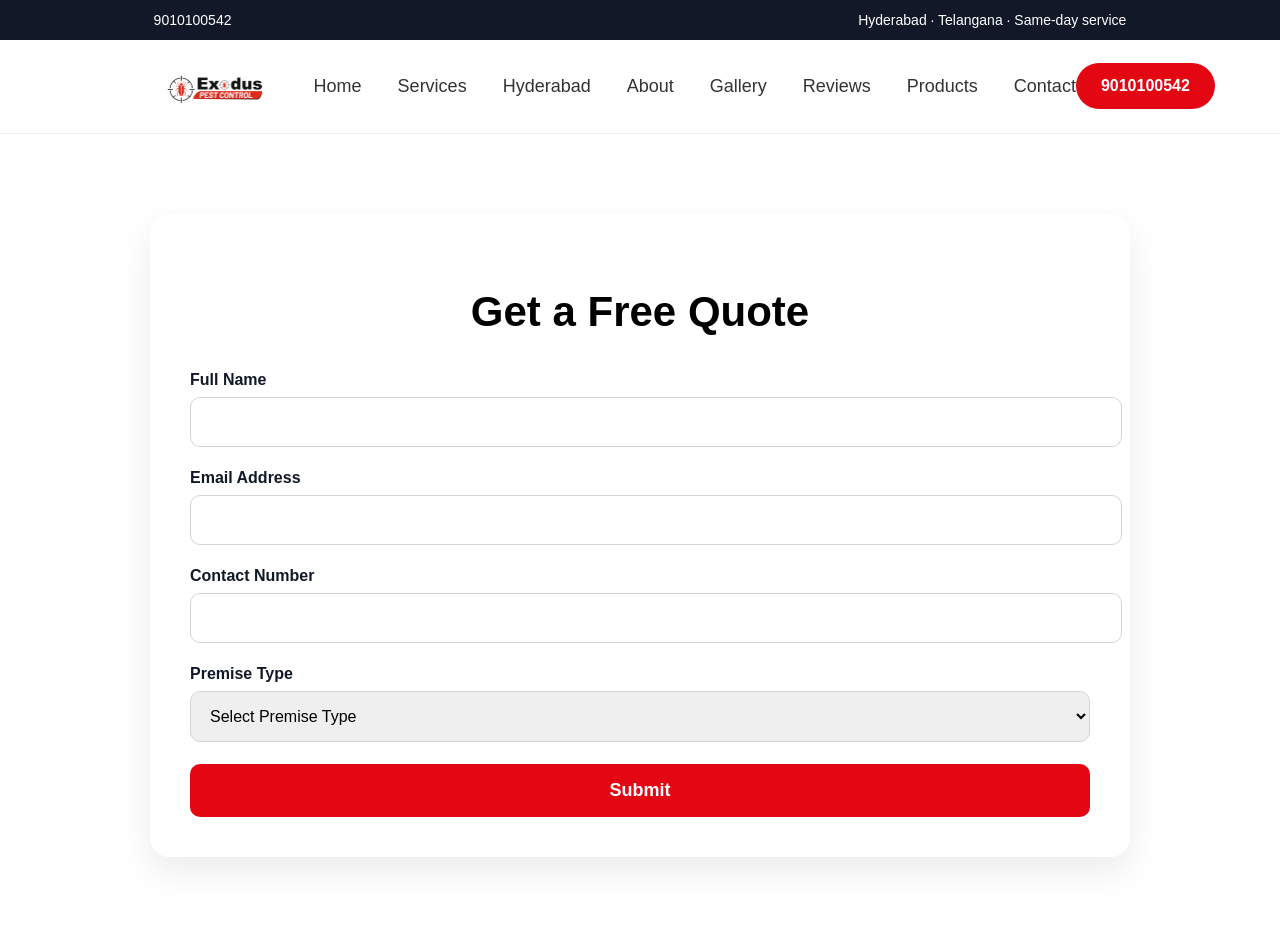
<file: quote.html>
<!DOCTYPE html>
<html lang="en">
<head>
    <meta charset="UTF-8">
    <meta name="viewport" content="width=device-width, initial-scale=1.0">
    <title>Exodus Pest Control</title>
    <link rel="icon" type="image/png" href="topicon.png">
    <link rel="stylesheet" href="quote.css">
</head>
<body>
    <!-- TOP BAR -->
    <div class="top-bar">

        <div class="top-left">
            <i class="fa-solid fa-phone"></i>
            <span href="tel:+916305151928">9010100542</span>
        </div>

        <div class="top-right">
            Hyderabad · Telangana · Same-day service
        </div>

    </div>

    <div class="background-text">
        EXODUS
    </div>


    <!-- NAVBAR -->
    <header>

        <nav class="navbar">

            <div class="logo">

                <img src="logo.png" alt="logo">

            </div>

            <ul class="nav-links">

                <li><a href="exodus.html">Home</a></li>
                <li><a href="service.html">Services</a></li>
                <li><a href="hyderabad.css">Hyderabad</a></li>
                <li><a href="about.html">About</a></li>
                <li><a href="#">Gallery</a></li>
                <li><a href="#">Reviews</a></li>
                <li><a href="#">Products</a></li>
                <li><a href="contact.html">Contact</a></li>

            </ul>

            <a href="tel:9010100542" class="call-btn">

                <i class="fa-solid fa-phone"></i>
                9010100542

            </a>

        </nav>

    </header>
<section class="quote-section">

    <h2>Get a Free Quote</h2>

    <form class="quote-form">

        <div class="form-group">
            <label>Full Name</label>
            <input type="text" name="fullname" required>
        </div>

        <div class="form-group">
            <label>Email Address</label>
            <input type="email" name="email" required>
        </div>

        <div class="form-group">
            <label>Contact Number</label>
            <input type="tel" name="phone" required>
        </div>

        <div class="form-group">
            <label>Premise Type</label>

            <select id="premiseType" onchange="toggleFields()" required>
                <option value="">Select Premise Type</option>
                <option value="Residential">Residential</option>
                <option value="Commercial">Commercial</option>
            </select>
        </div>

        <!-- Residential Fields -->
        <div id="residentialFields" style="display:none;">

            <div class="form-group">
                <label>House Type</label>

                <select>
                    <option>Select House Type</option>
                    <option>1 BHK</option>
                    <option>2 BHK</option>
                    <option>3 BHK</option>
                    <option>4 BHK</option>
                </select>
            </div>

            <div class="form-group">
                <label>Select Pest</label>

                <select>
                    <option>Select Pest</option>
                    <option>Cockroach</option>
                    <option>Termite</option>
                    <option>Bed Bugs</option>
                    <option>Rodents</option>
                </select>
            </div>

            <div class="form-group">
                <label>Describe More</label>
                <textarea rows="5"></textarea>
            </div>

        </div>

        <!-- Commercial Fields -->
        <div id="commercialFields" style="display:none;">

            <div class="form-group">
                <label>Describe Your Requirement</label>

                <textarea rows="6"></textarea>
            </div>

        </div>

        <button type="submit" class="submit-btn">
            Submit
        </button>

    </form>

</section>


<script src="quote.js"></script>
</body>
</html>
</file>
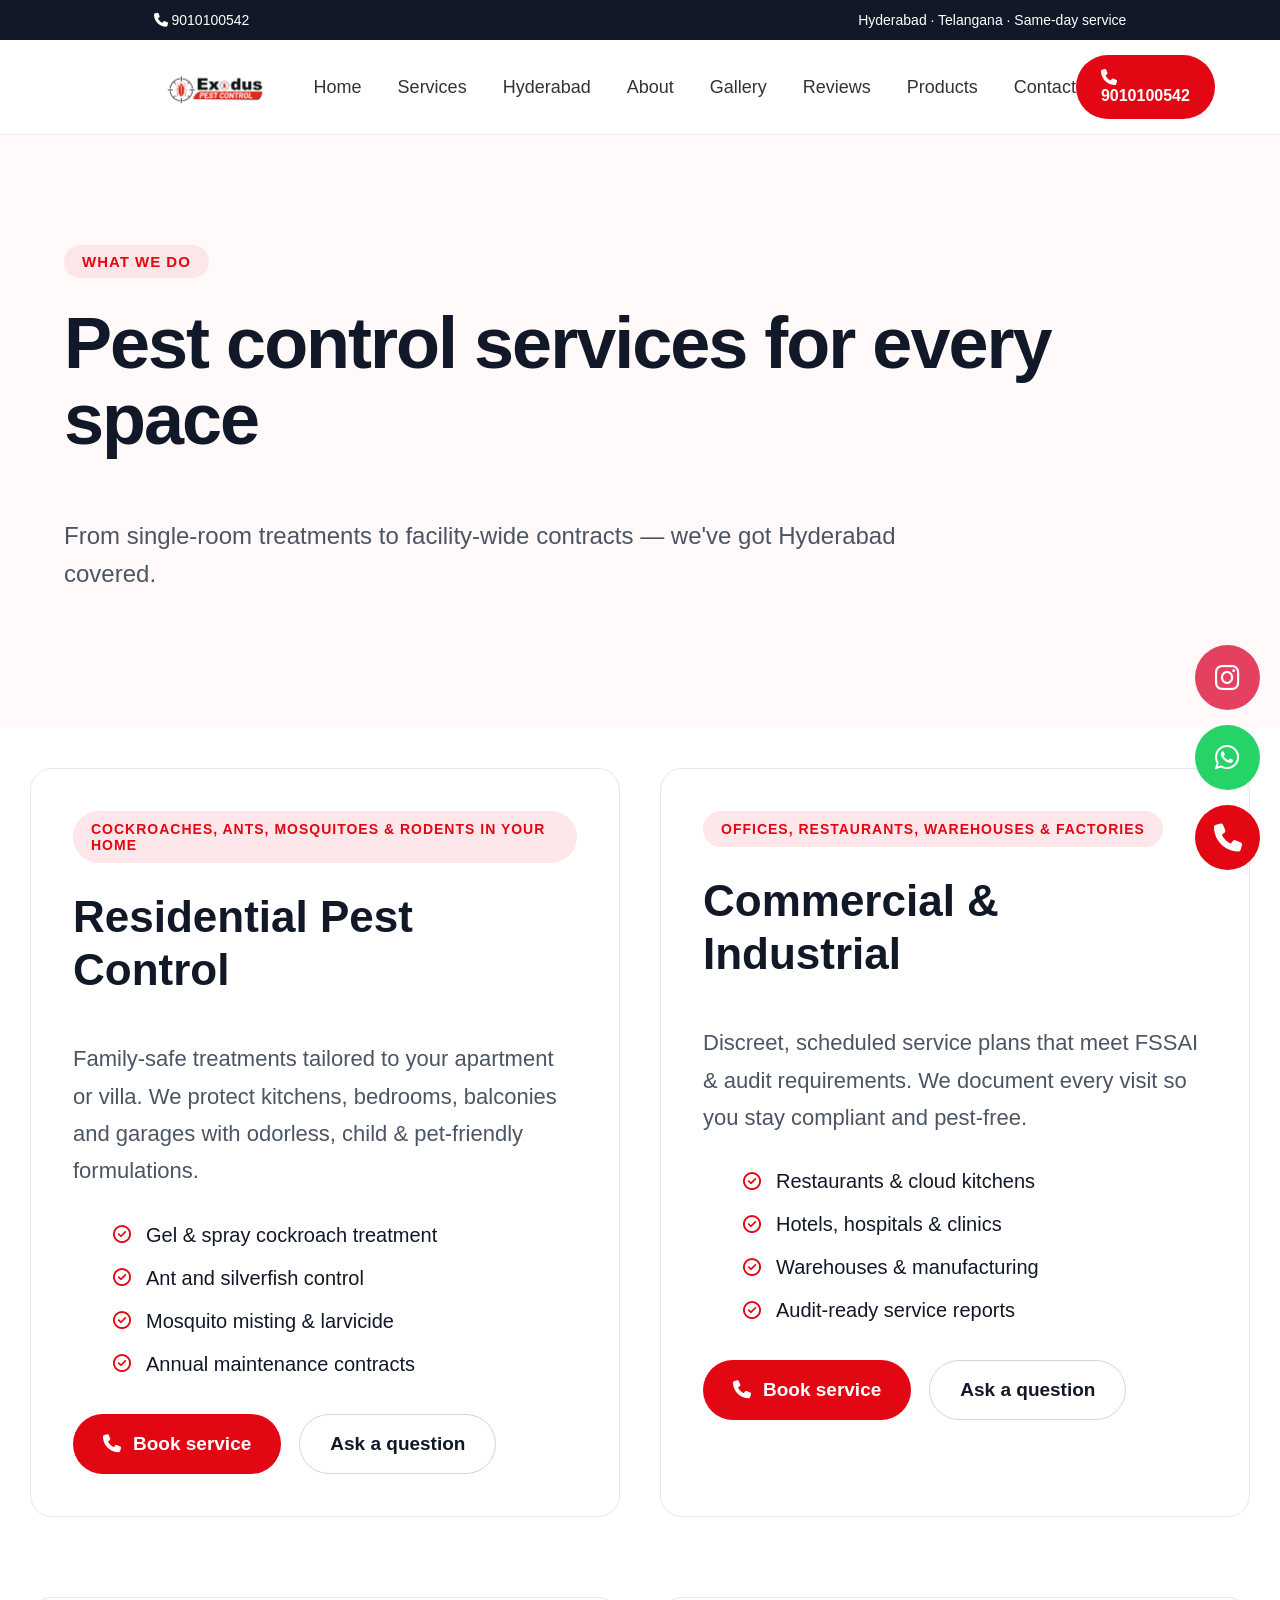
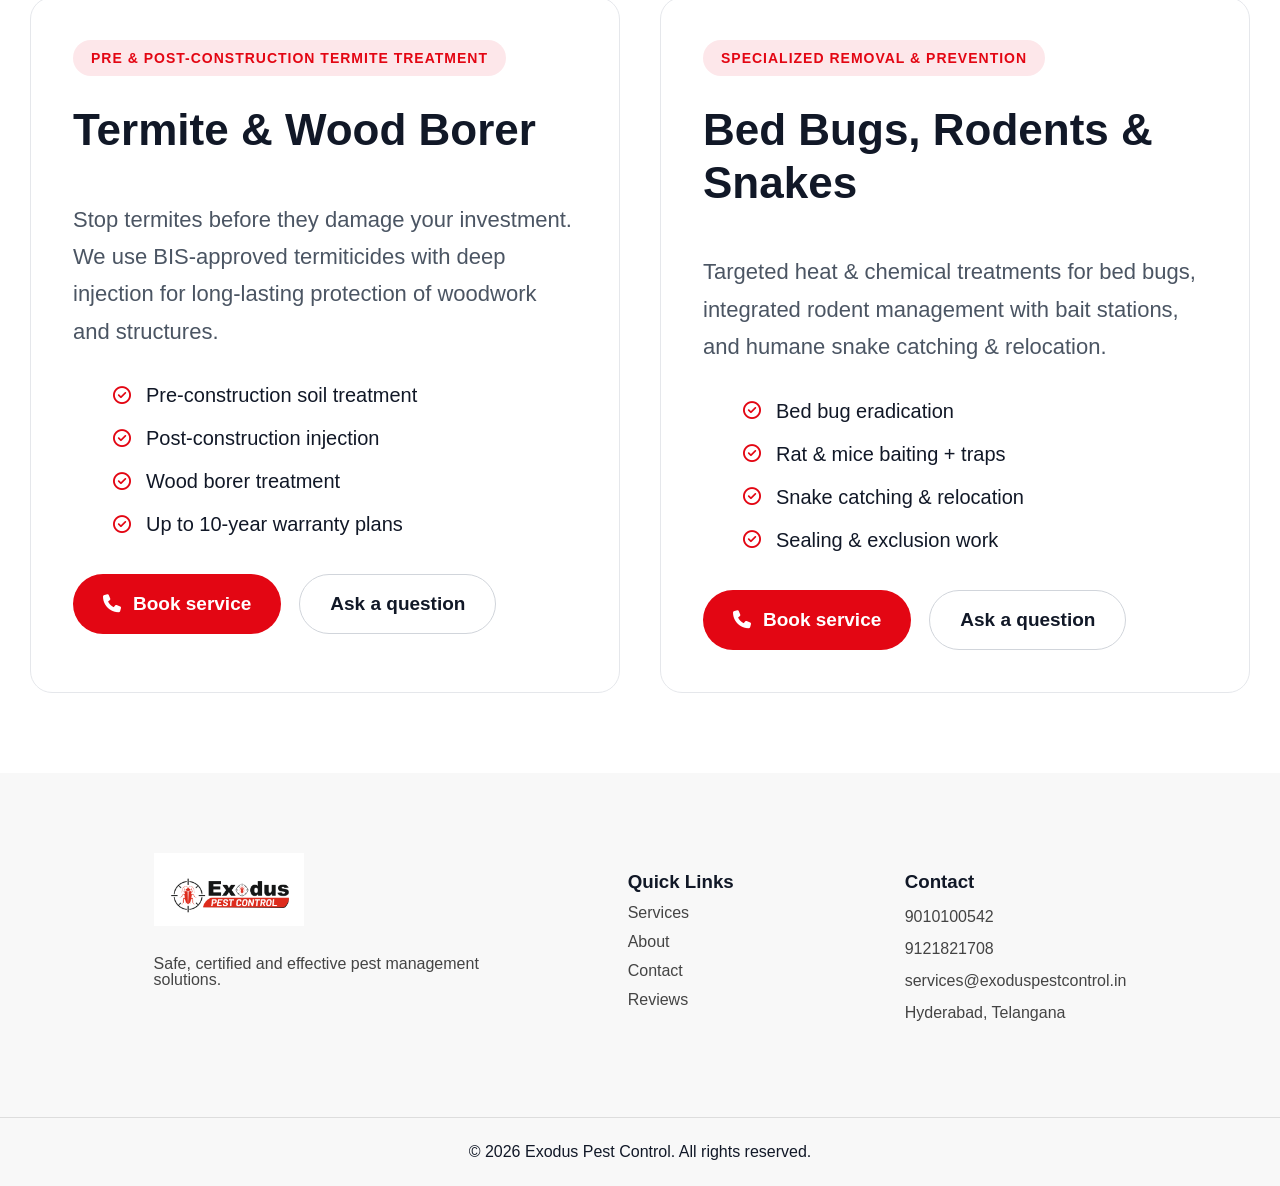
<file: service.html>
<!DOCTYPE html>
<html lang="en">
<head>
    <meta charset="UTF-8">
    <meta name="viewport" content="width=device-width, initial-scale=1.0">
    <title>Exodus Pest Control</title>
    <link rel="stylesheet" href="services.css">
    <link rel="icon" type="image/png" href="topicon.png">

    <!-- Font Awesome Icons -->
    <link rel="stylesheet"
    href="https://cdnjs.cloudflare.com/ajax/libs/font-awesome/6.5.1/css/all.min.css">

</head>
<body>
<div class="top-bar">

        <div class="top-left">
            <i class="fa-solid fa-phone"></i>
            <span href="tel:+916305151928">9010100542</span>
        </div>

        <div class="top-right">
            Hyderabad · Telangana · Same-day service
        </div>

</div>

<div class="background-text">
    EXODUS
</div>


    <!-- NAVBAR -->
    <header>

        <nav class="navbar">

            <div class="logo">

                <img src="logo.png" alt="logo">

            </div>

            <ul class="nav-links">

                <li><a href="index.html">Home</a></li>
                <li><a href="service.html">Services</a></li>
                <li><a href="hyderabad.html">Hyderabad</a></li>
                <li><a href="about.html">About</a></li>
                <li><a href="#">Gallery</a></li>
                <li><a href="#">Reviews</a></li>
                <li><a href="#">Products</a></li>
                <li><a href="contact.html">Contact</a></li>

            </ul>

            <a href="tel:9010100542" class="call-btn">

                <i class="fa-solid fa-phone"></i>
                9010100542

            </a>

        </nav>

    </header>

<section class="services">

    <div class="container">

        <div class="section-heading">

            <span class="section-tag">
                WHAT WE DO
            </span>

            <h2>
                Pest control services for every space
            </h2>

            <p>
                From single-room treatments to facility-wide contracts —
                we've got Hyderabad covered.
            </p>

        </div>

    </div>

</section>
<div class="services-grid">

    <!-- Card 1 -->

    <div class="service-card">

        <span class="card-tag">
            COCKROACHES, ANTS, MOSQUITOES & RODENTS IN YOUR HOME
        </span>

        <h3>Residential Pest Control</h3>

        <p>
            Family-safe treatments tailored to your apartment or villa.
            We protect kitchens, bedrooms, balconies and garages with
            odorless, child & pet-friendly formulations.
        </p>

        <ul class="service-list">

            <li>
                <i class="fa-regular fa-circle-check"></i>
                Gel & spray cockroach treatment
            </li>

            <li>
                <i class="fa-regular fa-circle-check"></i>
                Ant and silverfish control
            </li>

            <li>
                <i class="fa-regular fa-circle-check"></i>
                Mosquito misting & larvicide
            </li>

            <li>
                <i class="fa-regular fa-circle-check"></i>
                Annual maintenance contracts
            </li>

        </ul>

        <div class="card-buttons">

            <a href="#" class="btn-red">

                <i class="fa-solid fa-phone"></i>

                Book service

            </a>

            <a href="#" class="btn-white">

                Ask a question

            </a>

        </div>

    </div>

    <!-- Card 2 -->

    <div class="service-card">

        <span class="card-tag">
            OFFICES, RESTAURANTS, WAREHOUSES & FACTORIES
        </span>

        <h3>Commercial & Industrial</h3>

        <p>
            Discreet, scheduled service plans that meet FSSAI &
            audit requirements. We document every visit so you
            stay compliant and pest-free.
        </p>

        <ul class="service-list">

            <li>
                <i class="fa-regular fa-circle-check"></i>
                Restaurants & cloud kitchens
            </li>

            <li>
                <i class="fa-regular fa-circle-check"></i>
                Hotels, hospitals & clinics
            </li>

            <li>
                <i class="fa-regular fa-circle-check"></i>
                Warehouses & manufacturing
            </li>

            <li>
                <i class="fa-regular fa-circle-check"></i>
                Audit-ready service reports
            </li>

        </ul>

        <div class="card-buttons">

            <a href="#" class="btn-red">

                <i class="fa-solid fa-phone"></i>

                Book service

            </a>

            <a href="#" class="btn-white">

                Ask a question

            </a>

        </div>

    </div>

</div>

<div class="services-grid">

    <!-- Card 3 -->

    <div class="service-card active-card">

        <span class="card-tag">
            PRE & POST-CONSTRUCTION TERMITE TREATMENT
        </span>

        <h3>Termite & Wood Borer</h3>

        <p>
            Stop termites before they damage your investment. We use
            BIS-approved termiticides with deep injection for long-lasting
            protection of woodwork and structures.
        </p>

        <ul class="service-list">

            <li>
                <i class="fa-regular fa-circle-check"></i>
                Pre-construction soil treatment
            </li>

            <li>
                <i class="fa-regular fa-circle-check"></i>
                Post-construction injection
            </li>

            <li>
                <i class="fa-regular fa-circle-check"></i>
                Wood borer treatment
            </li>

            <li>
                <i class="fa-regular fa-circle-check"></i>
                Up to 10-year warranty plans
            </li>

        </ul>

        <div class="card-buttons">

            <a href="#" class="btn-red">

                <i class="fa-solid fa-phone"></i>

                Book service

            </a>

            <a href="#" class="btn-white">

                Ask a question

            </a>

        </div>

    </div>


    <!-- Card 4 -->

    <div class="service-card">

        <span class="card-tag">
            SPECIALIZED REMOVAL & PREVENTION
        </span>

        <h3>Bed Bugs, Rodents & Snakes</h3>

        <p>
            Targeted heat & chemical treatments for bed bugs, integrated
            rodent management with bait stations, and humane snake
            catching & relocation.
        </p>

        <ul class="service-list">

            <li>
                <i class="fa-regular fa-circle-check"></i>
                Bed bug eradication
            </li>

            <li>
                <i class="fa-regular fa-circle-check"></i>
                Rat & mice baiting + traps
            </li>

            <li>
                <i class="fa-regular fa-circle-check"></i>
                Snake catching & relocation
            </li>

            <li>
                <i class="fa-regular fa-circle-check"></i>
                Sealing & exclusion work
            </li>

        </ul>

        <div class="card-buttons">

            <a href="#" class="btn-red">

                <i class="fa-solid fa-phone"></i>

                Book service

            </a>

            <a href="#" class="btn-white">

                Ask a question

            </a>

        </div>

    </div>

</div>
<footer>

        <div class="footer-grid">

            <div>

                <img src="logo.png"
                alt="logo">

                <p>
                    Safe, certified and effective
                    pest management solutions.
                </p>

            </div>

            <div>

                <h3>Quick Links</h3>

                <a href="service.html">Services</a>
                <a href="about.html">About</a>
                <a href="contact.html">Contact</a>
                <a href="reviews.html">Reviews</a>

            </div>

            <div>

                <h3>Contact</h3>

                <p>9010100542</p>
                <p>9121821708</p>
                <p>services@exoduspestcontrol.in</p>
                <p>Hyderabad, Telangana</p>

            </div>

        </div>

        <div class="copyright">

            © 2026 Exodus Pest Control.
            All rights reserved.

        </div>

</footer>
     <a href="https://www.instagram.com/exoduspestcontrolhyd/" class="instagram" target="_blank">
    <i class="fa-brands fa-instagram"></i>
    </a>

    <a href="https://wa.me/919010100542?text=Hi%20Exodus%20Pest%20Control,%20I%20would%20like%20to%20know%20more%20about%20your%20services." class="whatsapp">
        <i class="fa-brands fa-whatsapp"></i>
    </a>

    <a href="tel:+919010100542" class="floating-call">
        <i class="fa-solid fa-phone"></i>
    </a>

   
</body>
</html>
</file>
<file: index.css>
/* RESET */

*{
    margin:0;
    padding:0;
    box-sizing:border-box;
}

html{
    scroll-behavior:smooth;
}

body{
    font-family:Arial, Helvetica, sans-serif;
    color:#111827;
    background:#ffffff;
}

.background-text{
    position:fixed;

    top:50%;
    left:50%;

    transform:translate(-50%,-50%);

    font-size:12rem;
    font-weight:900;

    color:rgba(227,6,19,0.05);

    letter-spacing:15px;

    user-select:none;
    pointer-events:none;

    z-index:-1;

    white-space:nowrap;
}

/* CONTAINER */

section{
    padding:80px 12%;
}

/* TOP BAR */

.top-bar{
    background:#111827;
    color:white;

    padding:12px 12%;

    display:flex;
    justify-content:space-between;
    align-items:center;

    font-size:14px;
}

/* NAVBAR */

header{
    position:sticky;
    top:0;
    background:white;
    z-index:1000;
    border-bottom:1px solid #eee;
}

.navbar{

    display:flex;
    justify-content:space-between;
    align-items:center;

    padding:15px 12%;
}

.logo img{
    width:120px;
}

.nav-links{
    display:flex;
    gap:35px;
    list-style:none;
}

.nav-links a{
    text-decoration:none;
    color:#333;
    font-size:18px;
    transition:.3s;
}

.nav-links a:hover{
    color:#e30613;
}

.nav-links a.active{

    color:#d50018;

    background:#ffe9ea;

    padding:12px 18px;

    border-radius:10px;

}

.call-btn{

    background:#e30613;
    color:white;

    text-decoration:none;

    padding:14px 25px;

    border-radius:40px;

    font-weight:600;
}

/* HERO */

.hero{

    display:grid;
    grid-template-columns:1fr 1fr;

    gap:60px;
    align-items:center;

    min-height:85vh;
}

.hero-title{

    font-size:70px;
    line-height:1.1;
    font-weight:700;

}

#changing-text{

    color:#e30613;

}

.cursor{

    color:#e30613;

    animation:blink .8s infinite;

}

@keyframes blink{

    50%{

        opacity:0;

    }

}

.badge{

    display:inline-block;

    background:#ffe8ea;
    color:#e30613;

    padding:12px 18px;

    border-radius:50px;

    margin-bottom:30px;

    font-weight:600;
}

.hero h1{

    font-size:75px;
    line-height:1.1;

    margin-bottom:25px;
}

.hero h1 span{
    color:#e30613;
}

.hero p{

    font-size:22px;
    line-height:1.8;
    color:#555;

    margin-bottom:30px;
}

.hero-buttons{

    display:flex;
    gap:20px;

    margin-bottom:30px;
}

.primary-btn{

    background:#e30613;
    color:white;

    text-decoration:none;

    padding:18px 30px;

    border-radius:50px;

    font-weight:600;
}

.secondary-btn{

    border:1px solid #ddd;

    text-decoration:none;
    color:black;

    padding:18px 30px;

    border-radius:50px;
}

.hero-stats{

    display:flex;
    gap:30px;

    color:#555;
}

.hero-image img{

    width:100%;
    border-radius:25px;

    box-shadow:0 20px 60px rgba(227,6,19,.15);
}

/* FEATURES */

.features{

    display:grid;
    grid-template-columns:repeat(4,1fr);

    gap:30px;

    border-top:1px solid #eee;
    border-bottom:1px solid #eee;
}

.feature{

    background:#fff5f5;

    padding:25px;

    border-radius:15px;

    text-align:center;

    font-weight:600;
}

/* SECTION HEADER */

.section-header{

    display:flex;
    justify-content:space-between;
    align-items:end;

    margin-bottom:50px;
}

.section-tag{

    color:#e30613;
    font-weight:700;

    letter-spacing:2px;
}

.section-header h2,
.process h2{

    margin-top:10px;

    font-size:55px;
}

/* SERVICES */

.service-grid{

    display:grid;

    grid-template-columns:repeat(2,1fr);

    gap:30px;
}

.service-card{

    border:1px solid #e5e7eb;

    padding:40px;

    border-radius:20px;

    transition:.3s;
}

.service-card:hover{

    transform:translateY(-5px);

    box-shadow:0 10px 30px rgba(0,0,0,.08);
}

.service-card h3{

    font-size:32px;
    margin-bottom:15px;
}

.service-card p{

    font-size:18px;
    color:#555;
    line-height:1.7;
}

/* PROCESS */

.process{

    background:#fafafa;
    text-align:center;
}

.steps{

    margin-top:60px;

    display:grid;

    grid-template-columns:repeat(4,1fr);

    gap:30px;
}

.step-card{

    background:white;

    border:1px solid #e5e7eb;

    border-radius:20px;

    padding:40px;
    text-align:left;
}

.step-card h3{

    font-size:60px;
    color:#e30613;

    margin-bottom:15px;
}

.step-card h4{

    font-size:30px;
    margin-bottom:15px;
}

.step-card p{

    color:#555;
    line-height:1.7;
}

/* CTA */

.cta{

    padding-top:40px;
}

.cta-content{

    background:#e30613;

    color:white;

    border-radius:30px;

    padding:40px;

    display:flex;
    justify-content:space-between;
    align-items:center;
}

.cta-content h2{

    font-size:60px;
    margin-bottom:15px;
}

.cta-content p{

    font-size:22px;
}

.cta-buttons{

    display:flex;
    gap:20px;
}

.white-btn{

    background:white;
    color:#e30613;

    text-decoration:none;

    padding:28px 30px;

    border-radius:50px;
    

    font-weight:700;
}

.outline-btn{

    border:1px solid rgba(255,255,255,.4);

    color:white;
    text-decoration:none;

    padding:18px 35px;

    border-radius:50px;
}

/* FOOTER */

footer{

    background:#f8f8f8;

    margin-top:80px;
}

.footer-grid{

    padding:80px 12%;

    display:grid;

    grid-template-columns:2fr 1fr 1fr;

    gap:80px;
}

.footer-grid img{

    width:150px;
    margin-bottom:20px;
}

.footer-grid p,
.footer-grid a{

    display:block;

    text-decoration:none;

    color:#444;

    line-height:2;
}

.footer-grid h3{

    margin-bottom:20px;
}

.copyright{

    text-align:center;

    padding:25px;

    border-top:1px solid #ddd;
}

/* FLOATING BUTTONS */

.whatsapp,
.floating-call,.instagram{

    position:fixed;
    right:20px;

    width:65px;
    height:65px;

    border-radius:50%;

    display:flex;
    align-items:center;
    justify-content:center;

    color:white;

    text-decoration:none;

    font-size:28px;

    z-index:999;
}
.instagram{

    bottom:190px;
    background:#E4405F;
}

.whatsapp{

    bottom:110px;
    background:#25d366;
}

.floating-call{

    bottom:30px;
    background:#e30613;
}

/* RESPONSIVE */

@media(max-width:992px){

    .hero,
    .service-grid,
    .steps,
    .features,
    .footer-grid{

        grid-template-columns:1fr;
    }

    .navbar{

        flex-direction:column;
        gap:20px;
    }

    .nav-links{

        flex-wrap:wrap;
        justify-content:center;
    }

    .hero h1{
        font-size:50px;
    }

    .section-header h2,
    .process h2{
        font-size:40px;
    }

    .cta-content{

        flex-direction:column;
        gap:30px;
        text-align:center;
    }

    .cta-content h2{
        font-size:40px;
    }
}
</file>
<file: about.css>
body{
    font-family:Arial, Helvetica, sans-serif;
    color:#111827;
    background:#ffffff;
    margin: 0;
    padding: 0;
}

.top-bar{
    background:#111827;
    color:white;

    padding:12px 12%;

    display:flex;
    justify-content:space-between;
    align-items:center;

    font-size:14px;
}

.background-text{
    position:fixed;

    top:50%;
    left:50%;

    transform:translate(-50%,-50%);

    font-size:12rem;
    font-weight:900;

    color:rgba(227,6,19,0.05);

    letter-spacing:15px;

    user-select:none;
    pointer-events:none;

    z-index:-1;

    white-space:nowrap;
}


/* NAVBAR */

header{
    position:sticky;
    top:0;
    background:white;
    z-index:1000;
    border-bottom:1px solid #eee;
}

.navbar{

    display:flex;
    justify-content:space-between;
    align-items:center;

    padding:15px 12%;
}

.logo img{
    width:120px;
}

.nav-links{
    display:flex;
    gap:36px;
    list-style:none;
}

.nav-links a{
    text-decoration:none;
    color:#333;
    font-size:18px;
    transition:.3s;
}

.nav-links a:hover{
    color:#e30613;
}

.nav-links a.active{

    color:#d50018;

    background:#ffe9ea;

    padding:12px 18px;

    border-radius:10px;

}

.call-btn{
    

    background:#e30613;
    color:white;

    text-decoration:none;

    padding:14px 25px;

    border-radius:40px;

    font-weight:600;
}

.about{

    padding:120px 6%;

    background:#fff;

}

.section-tag{

    display:inline-block;

    padding:8px 18px;

    background:#fde7e7;

    color:#e30613;

    border-radius:30px;

    font-size:20px;

    font-weight:700;

    letter-spacing:1px;

    margin-bottom:25px;

}

.about h2{

    font-size:72px;

    font-weight:700;

    line-height:1.1;

    color:#111827;

    letter-spacing:-2px;

    max-width:900px;

}

.section-subtitle{

    margin-top:25px;

    font-size:25px;

    color:#5b6475;

    max-width:900px;

    line-height:1.7;

}

.about-wrapper{

    display:grid;

    grid-template-columns:1fr 1fr;

    gap:70px;

    align-items:center;

    margin-top:90px;

}

.about-image img{

    width:100%;

    border-radius:28px;

    display:block;

    object-fit:cover;

}


.about-content p{

    font-size:20px;

    line-height:1.4;

    color:#4b5563;

    margin-bottom:35px;

}

.about-wrapper1{

    display:grid;

    grid-template-columns:1fr 1fr;

    gap:70px;

    align-items:center;

    margin-top:90px;

}

.about-image1 img{

    width:100%;

    border-radius:28px;

    display:block;

    object-fit:cover;

}


.about-content1 p{

    font-size:20px;

    line-height:1.4;

    color:#4b5563;

    margin-bottom:35px;

}

.about-content1 h3{

    font-size:58px;

    font-weight:700;

    color:#111827;

    margin-bottom:35px;

}

.about-content1 h4{

    font-size:58px;

    font-weight:500;

    color:#111827;

    margin-bottom:35px;

}

.about-content1 ul{
    font-size: 20px;
}

@media(max-width:992px){

.about{

padding:80px 0;

}

.about h2{

font-size:42px;

}

.section-subtitle{

font-size:19px;

}

.about-wrapper{

grid-template-columns:1fr;

gap:50px;

}

.about-content h3{

font-size:38px;

}

.about-content p{

font-size:18px;

}

}

.mission-vision{
    
    display: grid;
    grid-template-columns: 1fr 1fr;
    gap: 40px;
    max-width: 1200px;
    margin: 50px auto;
    padding: 0 20px;
}


.mission,
.vision{
    background: #fff;
    padding: 30px 6%;
    border-radius: 15px;
    box-shadow: 0 8px 25px rgba(0,0,0,0.08);
}

.mission h3,
.vision h3{
    margin-bottom: 15px;
    color: black;
    font-size: 28px;
}

.mission p,
.vision p{
    color: #555;
    line-height: 1.8;
    font-size: 16px;
}

@media (max-width: 768px){
    .mission-vision{
        grid-template-columns: 1fr;
    }
}

.core-values{
    max-width: 1200px;
    margin: 60px auto;
    padding: 0 20px;
}

.values-card{
    background: #fff;
    padding: 40px;
    border-radius: 15px;
    box-shadow: 0 8px 25px rgba(0,0,0,0.08);
}

.values-card h2{
    color: black;
    font-size: 42px;
    margin-bottom: 20px;
}

.values-card p{
    color: #555;
    font-size: 18px;
    line-height: 1.8;
    margin-bottom: 20px;
}

.values-card ul{
    list-style: none;
    padding: 0;
    margin: 0;
}

.values-card ul li{
    position: relative;
    padding-left: 30px;
    margin-bottom: 18px;
    font-size: 18px;
    color: #555;
    line-height: 1.7;
}

.values-card ul li::before{
    content: "✔";
    position: absolute;
    left: 0;
    color: red;
    font-weight: bold;
    font-size: 18px;
}

.about-card{
    max-width:1200px;
    margin:60px auto;
    padding:40px;
    background:#fff;
    border-radius:15px;
    box-shadow:0 8px 25px rgba(0,0,0,0.08);
}

.about-card h2{
    font-size:42px;
    color:black;
    margin-bottom:20px;
}

.about-card p{
    font-size:17px;
    line-height:1.9;
    color:#555;
    margin-bottom:20px;
}

.areas-list{
    display:grid;
    grid-template-columns:repeat(2,1fr);
    gap:15px 40px;
    list-style:none;
    padding:0;
    margin:25px 0;
}

.areas-list li{
    position:relative;
    padding-left:28px;
    font-size:17px;
    color:#555;
}

.areas-list li::before{
    content:"✔";
    position:absolute;
    left:0;
    color:red;
    font-weight:bold;
}

@media(max-width:768px){

    .about-card{
        padding:30px 20px;
    }

    .areas-list{
        grid-template-columns:1fr;
    }

}

footer{

    background:#f8f8f8;

    margin-top:10px;
}

.footer-grid{

    padding:80px 12%;

    display:grid;

    grid-template-columns:2fr 1fr 1fr;

    gap:80px;
}

.footer-grid img{

    width:150px;
    margin-bottom:10px;
}

.footer-grid p{

    display:block;

    text-decoration:none;

    color:#444;

    line-height:1;
}

.footer-grid a{
     display:block;

    text-decoration:none;

    color:#444;

    line-height:1.8;
}

.footer-grid h3{

    margin-bottom:6px;
}

.copyright{

    text-align:center;

    padding:25px;

    border-top:1px solid #ddd;
}

.whatsapp,
.floating-call,.instagram{

    position:fixed;
    right:20px;

    width:65px;
    height:65px;

    border-radius:50%;

    display:flex;
    align-items:center;
    justify-content:center;

    color:white;

    text-decoration:none;

    font-size:28px;

    z-index:999;
}

.whatsapp{

    bottom:110px;
    background:#25d366;
}

.floating-call{

    bottom:30px;
    background:#e30613;
}
.instagram{

    bottom:190px;
    background:#E4405F;
}
</file>
<file: contact.css>
body{
    font-family:Arial, Helvetica, sans-serif;
    color:#111827;
    background:#ffffff;
    margin: 0;
    padding: 0;
}

.top-bar{
    background:#111827;
    color:white;

    padding:12px 12%;

    display:flex;
    justify-content:space-between;
    align-items:center;

    font-size:14px;
}

.background-text{
    position:fixed;

    top:50%;
    left:50%;

    transform:translate(-50%,-50%);

    font-size:12rem;
    font-weight:900;

    color:rgba(227,6,19,0.05);

    letter-spacing:15px;

    user-select:none;
    pointer-events:none;

    z-index:-1;

    white-space:nowrap;
}


/* NAVBAR */

header{
    position:sticky;
    top:0;
    background:white;
    z-index:1000;
    border-bottom:1px solid #eee;
}

.navbar{

    display:flex;
    justify-content:space-between;
    align-items:center;

    padding:15px 12%;
}

.logo img{
    width:120px;
}

.nav-links{
    display:flex;
    gap:36px;
    list-style:none;
}

.nav-links a{
    text-decoration:none;
    color:#333;
    font-size:18px;
    transition:.3s;
}

.nav-links a:hover{
    color:#e30613;
}

.nav-links a.active{

    color:#d50018;

    background:#ffe9ea;

    padding:12px 18px;

    border-radius:10px;

}

.call-btn{
    

    background:#e30613;
    color:white;

    text-decoration:none;

    padding:14px 25px;

    border-radius:40px;

    font-weight:600;
}

.contact-hero{

    padding:100px 12%;

    background:linear-gradient(to right,#fff6f5,#ffffff);

}

.contact-hero h1{

    font-size:50px;

    margin:20px 0;

}

.contact-hero p{

    font-size:22px;

    color:#555;

}

.section-badge{

    background:#ffe9ea;

    color:#d50018;

    padding:10px 18px;

    border-radius:30px;

    font-weight:700;

}

/* GRID */

.contact-info{

    padding:80px 12%;

}

.contact-grid{

    display:grid;

    grid-template-columns:repeat(3,1fr);

    gap:30px;

}

/* CARD */

.contact-card{

    border:1px solid #eee;

    border-radius:20px;

    padding:35px;

    transition:.3s;

    background:white;

}

.contact-card:hover{

    transform:translateY(-5px);

    box-shadow:0 15px 40px rgba(0,0,0,.08);

}

.contact-card i{

    font-size:40px;

    color:#d50018;

    margin-bottom:20px;

}

.whatsapp{

    color:#22c55e !important;

}

.contact-card h3{

    font-size:34px;

    margin-bottom:15px;

}

.contact-card p{

    color:#555;

    line-height:1.7;

    margin-bottom:15px;

}

.contact-card a{

    display:block;

    color:black;

    text-decoration:none;

    font-weight:700;

    margin-top:12px;

}

/* INSPECTION */

.inspection-box{

    background:#d50018;

    color:white;

    border-radius:20px;

    padding:35px;

}

.inspection-box h2{

    font-size:42px;

    margin-bottom:20px;

}

.inspection-box p{

    line-height:1.8;

    margin-bottom:30px;

}

.inspection-btn{

    display:inline-block;

    background:white;

    color:#d50018;

    text-decoration:none;

    padding:15px 30px;

    border-radius:40px;

    font-weight:700;

}

.emergency{

    color:#d50018;

    font-weight:700;

}

/* RESPONSIVE */

@media(max-width:992px){

.contact-grid{

grid-template-columns:1fr;

}

.contact-hero h1{

font-size:45px;

}

}

footer{

    background:#f8f8f8;

    margin-top:10px;
}

.footer-grid{

    padding:80px 12%;

    display:grid;

    grid-template-columns:2fr 1fr 1fr;

    gap:80px;
}

.footer-grid img{

    width:150px;
    margin-bottom:10px;
}

.footer-grid p{

    display:block;

    text-decoration:none;

    color:#444;

    line-height:1;
}

.footer-grid a{
     display:block;

    text-decoration:none;

    color:#444;

    line-height:1.8;
}

.footer-grid h3{

    margin-bottom:6px;
}

.copyright{

    text-align:center;

    padding:25px;

    border-top:1px solid #ddd;
}

.floating-whatsapp,
.floating-call, .instagram{

    position:fixed;
    right:20px;

    width:65px;
    height:65px;

    border-radius:50%;

    display:flex;
    align-items:center;
    justify-content:center;

    color:white;

    text-decoration:none;

    font-size:28px;

    z-index:999;
}

.floating-whatsapp{

    bottom:110px;
    background:#25d366;
    
}

.floating-call{

    bottom:30px;
    background:#e30613;
}

.instagram{

    bottom:190px;
    background:#E4405F;
}
</file>
<file: exodus.css>
/* RESET */

*{
    margin:0;
    padding:0;
    box-sizing:border-box;
}

html{
    scroll-behavior:smooth;
}

body{
    font-family:Arial, Helvetica, sans-serif;
    color:#111827;
    background:#ffffff;
}

.background-text{
    position:fixed;

    top:50%;
    left:50%;

    transform:translate(-50%,-50%);

    font-size:12rem;
    font-weight:900;

    color:rgba(227,6,19,0.05);

    letter-spacing:15px;

    user-select:none;
    pointer-events:none;

    z-index:-1;

    white-space:nowrap;
}

/* CONTAINER */

section{
    padding:80px 12%;
}

/* TOP BAR */

.top-bar{
    background:#111827;
    color:white;

    padding:12px 12%;

    display:flex;
    justify-content:space-between;
    align-items:center;

    font-size:14px;
}

/* NAVBAR */

header{
    position:sticky;
    top:0;
    background:white;
    z-index:1000;
    border-bottom:1px solid #eee;
}

.navbar{

    display:flex;
    justify-content:space-between;
    align-items:center;

    padding:15px 12%;
}

.logo img{
    width:120px;
}

.nav-links{
    display:flex;
    gap:35px;
    list-style:none;
}

.nav-links a{
    text-decoration:none;
    color:#333;
    font-size:18px;
    transition:.3s;
}

.nav-links a:hover{
    color:#e30613;
}

.nav-links a.active{

    color:#d50018;

    background:#ffe9ea;

    padding:12px 18px;

    border-radius:10px;

}

.call-btn{

    background:#e30613;
    color:white;

    text-decoration:none;

    padding:14px 25px;

    border-radius:40px;

    font-weight:600;
}

/* HERO */

.hero{

    display:grid;
    grid-template-columns:1fr 1fr;

    gap:60px;
    align-items:center;

    min-height:85vh;
}

.hero-title{

    font-size:70px;
    line-height:1.1;
    font-weight:700;

}

#changing-text{

    color:#e30613;

}

.cursor{

    color:#e30613;

    animation:blink .8s infinite;

}

@keyframes blink{

    50%{

        opacity:0;

    }

}

.badge{

    display:inline-block;

    background:#ffe8ea;
    color:#e30613;

    padding:12px 18px;

    border-radius:50px;

    margin-bottom:30px;

    font-weight:600;
}

.hero h1{

    font-size:75px;
    line-height:1.1;

    margin-bottom:25px;
}

.hero h1 span{
    color:#e30613;
}

.hero p{

    font-size:22px;
    line-height:1.8;
    color:#555;

    margin-bottom:30px;
}

.hero-buttons{

    display:flex;
    gap:20px;

    margin-bottom:30px;
}

.primary-btn{

    background:#e30613;
    color:white;

    text-decoration:none;

    padding:18px 30px;

    border-radius:50px;

    font-weight:600;
}

.secondary-btn{

    border:1px solid #ddd;

    text-decoration:none;
    color:black;

    padding:18px 30px;

    border-radius:50px;
}

.hero-stats{

    display:flex;
    gap:30px;

    color:#555;
}

.hero-image img{

    width:100%;
    border-radius:25px;

    box-shadow:0 20px 60px rgba(227,6,19,.15);
}

/* FEATURES */

.features{

    display:grid;
    grid-template-columns:repeat(4,1fr);

    gap:30px;

    border-top:1px solid #eee;
    border-bottom:1px solid #eee;
}

.feature{

    background:#fff5f5;

    padding:25px;

    border-radius:15px;

    text-align:center;

    font-weight:600;
}

/* SECTION HEADER */

.section-header{

    display:flex;
    justify-content:space-between;
    align-items:end;

    margin-bottom:50px;
}

.section-tag{

    color:#e30613;
    font-weight:700;

    letter-spacing:2px;
}

.section-header h2,
.process h2{

    margin-top:10px;

    font-size:55px;
}

/* SERVICES */

.service-grid{

    display:grid;

    grid-template-columns:repeat(2,1fr);

    gap:30px;
}

.service-card{

    border:1px solid #e5e7eb;

    padding:40px;

    border-radius:20px;

    transition:.3s;
}

.service-card:hover{

    transform:translateY(-5px);

    box-shadow:0 10px 30px rgba(0,0,0,.08);
}

.service-card h3{

    font-size:32px;
    margin-bottom:15px;
}

.service-card p{

    font-size:18px;
    color:#555;
    line-height:1.7;
}

/* PROCESS */

.process{

    background:#fafafa;
    text-align:center;
}

.steps{

    margin-top:60px;

    display:grid;

    grid-template-columns:repeat(4,1fr);

    gap:30px;
}

.step-card{

    background:white;

    border:1px solid #e5e7eb;

    border-radius:20px;

    padding:40px;
    text-align:left;
}

.step-card h3{

    font-size:60px;
    color:#e30613;

    margin-bottom:15px;
}

.step-card h4{

    font-size:30px;
    margin-bottom:15px;
}

.step-card p{

    color:#555;
    line-height:1.7;
}

/* CTA */

.cta{

    padding-top:40px;
}

.cta-content{

    background:#e30613;

    color:white;

    border-radius:30px;

    padding:40px;

    display:flex;
    justify-content:space-between;
    align-items:center;
}

.cta-content h2{

    font-size:60px;
    margin-bottom:15px;
}

.cta-content p{

    font-size:22px;
}

.cta-buttons{

    display:flex;
    gap:20px;
}

.white-btn{

    background:white;
    color:#e30613;

    text-decoration:none;

    padding:28px 30px;

    border-radius:50px;
    

    font-weight:700;
}

.outline-btn{

    border:1px solid rgba(255,255,255,.4);

    color:white;
    text-decoration:none;

    padding:18px 35px;

    border-radius:50px;
}

/* FOOTER */

footer{

    background:#f8f8f8;

    margin-top:80px;
}

.footer-grid{

    padding:80px 12%;

    display:grid;

    grid-template-columns:2fr 1fr 1fr;

    gap:80px;
}

.footer-grid img{

    width:150px;
    margin-bottom:20px;
}

.footer-grid p,
.footer-grid a{

    display:block;

    text-decoration:none;

    color:#444;

    line-height:2;
}

.footer-grid h3{

    margin-bottom:20px;
}

.copyright{

    text-align:center;

    padding:25px;

    border-top:1px solid #ddd;
}

/* FLOATING BUTTONS */

.whatsapp,
.floating-call,.instagram{

    position:fixed;
    right:20px;

    width:65px;
    height:65px;

    border-radius:50%;

    display:flex;
    align-items:center;
    justify-content:center;

    color:white;

    text-decoration:none;

    font-size:28px;

    z-index:999;
}
.instagram{

    bottom:190px;
    background:#E4405F;
}

.whatsapp{

    bottom:110px;
    background:#25d366;
}

.floating-call{

    bottom:30px;
    background:#e30613;
}

/* RESPONSIVE */

@media(max-width:992px){

    .hero,
    .service-grid,
    .steps,
    .features,
    .footer-grid{

        grid-template-columns:1fr;
    }

    .navbar{

        flex-direction:column;
        gap:20px;
    }

    .nav-links{

        flex-wrap:wrap;
        justify-content:center;
    }

    .hero h1{
        font-size:50px;
    }

    .section-header h2,
    .process h2{
        font-size:40px;
    }

    .cta-content{

        flex-direction:column;
        gap:30px;
        text-align:center;
    }

    .cta-content h2{
        font-size:40px;
    }
}
</file>
<file: hyderabad.css>
body{
    font-family:Arial, Helvetica, sans-serif;
    color:#111827;
    background:#ffffff;
    margin: 0;
    padding: 0;
}

.top-bar{
    background:#111827;
    color:white;

    padding:12px 12%;

    display:flex;
    justify-content:space-between;
    align-items:center;

    font-size:14px;
}

.background-text{
    position:fixed;

    top:50%;
    left:50%;

    transform:translate(-50%,-50%);

    font-size:12rem;
    font-weight:900;

    color:rgba(227,6,19,0.05);

    letter-spacing:15px;

    user-select:none;
    pointer-events:none;

    z-index:-1;

    white-space:nowrap;
}


/* NAVBAR */

header{
    position:sticky;
    top:0;
    background:white;
    z-index:1000;
    border-bottom:1px solid #eee;
}

.navbar{

    display:flex;
    justify-content:space-between;
    align-items:center;

    padding:15px 12%;
}

.logo img{
    width:120px;
}

.nav-links{
    display:flex;
    gap:36px;
    list-style:none;
}

.nav-links a{
    text-decoration:none;
    color:#333;
    font-size:18px;
    transition:.3s;
}

.nav-links a:hover{
    color:#e30613;
}

.nav-links a.active{

    color:#d50018;

    background:#ffe9ea;

    padding:12px 18px;

    border-radius:10px;

}

.call-btn{

    background:#e30613;
    color:white;

    text-decoration:none;

    padding:14px 25px;

    border-radius:40px;

    font-weight:600;
}

.hyderabad{

    background:#fffaf8;

    padding:120px 100px;

    border-top:1px solid #ececec;
}

.section-badge{

    display:inline-block;

    background:#fde7ea;

    color:#e30613;

    padding:10px 18px;

    border-radius:999px;

    font-size:14px;

    font-weight:700;

    letter-spacing:1px;

    text-transform:uppercase;
}

.hyderabad h2{

    margin-top:28px;

    max-width:1000px;

    font-size:72px;

    font-weight:700;

    line-height:1.05;

    letter-spacing:-2px;

    color:#111827;
}

.section-description{

    margin-top:30px;

    max-width:820px;

    font-size:24px;

    line-height:1.7;

    color:#4b5563;
}

.feature-grid{

    margin-top:80px;

    display:grid;

    grid-template-columns:repeat(3,1fr);

    gap:30px;
}

.feature-card{

    background:#fff;

    border:1px solid #e5e7eb;

    border-radius:20px;

    padding:35px;

    transition:.35s ease;

    display:flex;

    flex-direction:column;
}

.feature-card:hover{

    transform:translateY(-6px);

    box-shadow:0 18px 40px rgba(0,0,0,.07);
}

.feature-icon{

    width:60px;

    height:60px;

    display:flex;

    justify-content:center;

    align-items:center;

    border-radius:50%;

    background:#fff5f5;

    color:#e30613;

    font-size:28px;

    margin-bottom:25px;
}

.feature-card h3{

    font-size:34px;

    font-weight:800;

    color:#111827;

    margin-bottom:18px;
}

.feature-card p{

    font-size:19px;

    line-height:1.8;

    color:#5b6575;
}

@media(max-width:992px){

    .hyderabad{

        padding:80px 0;
    }

    .hyderabad h2{

        font-size:48px;
    }

    .section-description{

        font-size:20px;
    }

    .feature-grid{

        grid-template-columns:1fr;

    }

}

.areas{

    background:#ffffff;

    padding:110px 6%;

    
}

.areas h2{

    font-size:60px;

    font-weight:800;

    color:#111827;

    letter-spacing:-1.5px;
}

.areas-description{

    margin-top:25px;

    max-width:900px;

    font-size:22px;

    line-height:1.7;

    color:#5b6575;
}

.areas-grid{

    margin-top:55px;

    display:grid;

    grid-template-columns:repeat(4,1fr);

    gap:16px;
}

.area-box{

    background:#fff;

    border:1px solid #e5e7eb;

    border-radius:12px;

    padding:18px 22px;

    display:flex;

    align-items:center;

    gap:14px;

    font-size:19px;

    font-weight:500;

    color:#111827;

    transition:.3s ease;

    cursor:pointer;
}

.area-box:hover{

    border-color:#e30613;

    transform:translateY(-3px);

    box-shadow:0 10px 25px rgba(0,0,0,.06);
}

.area-box i{

    color:#e30613;

    font-size:18px;
}

.areas-footer{

    margin-top:45px;

    font-size:22px;

    color:#4b5563;
}

@media(max-width:1200px){

    .areas-grid{

        grid-template-columns:repeat(2,1fr);

    }

}

@media(max-width:768px){

    .areas{

        padding:70px 0;

    }

    .areas h2{

        font-size:42px;

    }

    .areas-description{

        font-size:18px;

    }

    .areas-grid{

        grid-template-columns:1fr;

    }

}

.why-exodus{

    padding:110px 6%;

    background:#fff;
}

.why-exodus h2{

    font-size:62px;

    font-weight:800;

    color:#111827;

    letter-spacing:-2px;

    margin-bottom:50px;
}

.why-grid{

    display:grid;

    grid-template-columns:repeat(2,1fr);

    gap:26px;
}

.why-item{

    display:flex;

    align-items:center;

    gap:18px;

    background:#fff;

    border:1px solid #e5e7eb;

    border-radius:16px;

    padding:28px;

    font-size:21px;

    color:#111827;

    transition:.35s;
}

.why-item:hover{

    border-color:#e30613;

    transform:translateY(-5px);

    box-shadow:0 18px 35px rgba(0,0,0,.06);
}

.why-item i{

    color:#e30613;

    font-size:24px;
}

.cta-box{

    margin-top:90px;

    background:#e30613;

    border-radius:34px;

    padding:70px;

    color:#fff;
}

.cta-box h3{

    font-size:64px;

    font-weight:800;

    line-height:1.1;

    letter-spacing:-2px;
}

.cta-box p{

    margin-top:28px;

    max-width:720px;

    font-size:24px;

    line-height:1.7;

    opacity:.95;
}

.cta-buttons{

    display:flex;

    gap:20px;

    margin-top:45px;

    flex-wrap:wrap;
}

.cta-primary{

    display:inline-flex;

    align-items:center;

    gap:14px;

    background:#fff;

    color:#e30613;

    text-decoration:none;

    padding:20px 34px;

    border-radius:999px;

    font-size:22px;

    font-weight:700;

    transition:.3s;
}

.cta-primary:hover{

    transform:translateY(-3px);

    box-shadow:0 12px 35px rgba(255,255,255,.35);
}

.cta-secondary{

    display:inline-flex;

    align-items:center;

    gap:14px;

    border:2px solid rgba(255,255,255,.35);

    color:#fff;

    text-decoration:none;

    padding:20px 34px;

    border-radius:999px;

    font-size:22px;

    font-weight:700;

    transition:.3s;
}

.cta-secondary:hover{

    background:rgba(255,255,255,.1);

    transform:translateY(-3px);
}

@media(max-width:992px){

.why-grid{

grid-template-columns:1fr;

}

.why-exodus h2{

font-size:42px;

}

.cta-box{

padding:45px;

}

.cta-box h3{

font-size:40px;

}

.cta-box p{

font-size:19px;

}

}

footer{

    background:#f8f8f8;

    margin-top:10px;
}

.footer-grid{

    padding:80px 12%;

    display:grid;

    grid-template-columns:2fr 1fr 1fr;

    gap:80px;
}

.footer-grid img{

    width:150px;
    margin-bottom:10px;
}

.footer-grid p{

    display:block;

    text-decoration:none;

    color:#444;

    line-height:1;
}

.footer-grid a{
     display:block;

    text-decoration:none;

    color:#444;

    line-height:1.8;
}

.footer-grid h3{

    margin-bottom:6px;
}

.copyright{

    text-align:center;

    padding:25px;

    border-top:1px solid #ddd;
}

.whatsapp,
.floating-call,.instagram{

    position:fixed;
    right:20px;

    width:65px;
    height:65px;

    border-radius:50%;

    display:flex;
    align-items:center;
    justify-content:center;

    color:white;

    text-decoration:none;

    font-size:28px;

    z-index:999;
}

.whatsapp{

    bottom:110px;
    background:#25d366;
}

.floating-call{

    bottom:30px;
    background:#e30613;
}

.instagram{

    bottom:190px;
    background:#E4405F;
}
</file>
<file: quote.css>
body{
    font-family:Arial, Helvetica, sans-serif;
    color:#111827;
    background:#ffffff;
    margin: 0;
    padding: 0;
}

.top-bar{
    background:#111827;
    color:white;

    padding:12px 12%;

    display:flex;
    justify-content:space-between;
    align-items:center;

    font-size:14px;
}

.background-text{
    position:fixed;

    top:50%;
    left:50%;

    transform:translate(-50%,-50%);

    font-size:12rem;
    font-weight:900;

    color:rgba(227,6,19,0.05);

    letter-spacing:15px;

    user-select:none;
    pointer-events:none;

    z-index:-1;

    white-space:nowrap;
}


/* NAVBAR */

header{
    position:sticky;
    top:0;
    background:white;
    z-index:1000;
    border-bottom:1px solid #eee;
}

.navbar{

    display:flex;
    justify-content:space-between;
    align-items:center;

    padding:15px 12%;
}

.logo img{
    width:120px;
}

.nav-links{
    display:flex;
    gap:36px;
    list-style:none;
}

.nav-links a{
    text-decoration:none;
    color:#333;
    font-size:18px;
    transition:.3s;
}

.nav-links a:hover{
    color:#e30613;
}

.nav-links a.active{

    color:#d50018;

    background:#ffe9ea;

    padding:12px 18px;

    border-radius:10px;

}

.call-btn{
    

    background:#e30613;
    color:white;

    text-decoration:none;

    padding:14px 25px;

    border-radius:40px;

    font-weight:600;
}

.quote-section{

    max-width:900px;

    margin:80px auto;

    padding:40px;

    background:#fff;

    border-radius:20px;

    box-shadow:0 15px 35px rgba(0,0,0,.08);

}

.quote-section h2{

    text-align:center;

    font-size:42px;

    color:black;

    margin-bottom:35px;

}

.form-group{

    margin-bottom:22px;

}

.form-group label{

    display:block;

    margin-bottom:8px;

    font-weight:600;

}

.form-group input,
.form-group select,
.form-group textarea{

    width:100%;

    padding:15px;

    border:1px solid #d1d5db;

    border-radius:10px;

    font-size:16px;

    outline:none;

}

.form-group input:focus,
.form-group select:focus,
.form-group textarea:focus{

    border-color:#e30613;

}

.submit-btn{

    width:100%;

    padding:16px;

    background:#e30613;

    color:#fff;

    border:none;

    border-radius:10px;

    font-size:18px;

    font-weight:700;

    cursor:pointer;

    transition:.3s;

}

.submit-btn:hover{

    background:#c40010;

}



@media (max-width:768px){

    .quote-section{

        width:95%;

        margin:50px auto;

        padding:25px 20px;

        border-radius:15px;

    }

    .quote-section h2{

        font-size:32px;

        margin-bottom:25px;

    }

    .form-group{

        margin-bottom:18px;

    }

    .form-group label{

        font-size:15px;

    }

    .form-group input,
    .form-group select,
    .form-group textarea{

        padding:14px;

        font-size:15px;

    }

    .submit-btn{

        padding:15px;

        font-size:17px;

    }

}
</file>
<file: services.css>
body{
    font-family:Arial, Helvetica, sans-serif;
    color:#111827;
    background:#ffffff;
    margin: 0;
    padding: 0;
}

.top-bar{
    background:#111827;
    color:white;

    padding:12px 12%;

    display:flex;
    justify-content:space-between;
    align-items:center;

    font-size:14px;
}

.background-text{
    position:fixed;

    top:50%;
    left:50%;

    transform:translate(-50%,-50%);

    font-size:12rem;
    font-weight:900;

    color:rgba(227,6,19,0.05);

    letter-spacing:15px;

    user-select:none;
    pointer-events:none;

    z-index:-1;

    white-space:nowrap;
}


/* NAVBAR */

header{
    position:sticky;
    top:0;
    background:white;
    z-index:1000;
    border-bottom:1px solid #eee;
}

.navbar{

    display:flex;
    justify-content:space-between;
    align-items:center;

    padding:15px 12%;
}

.logo img{
    width:120px;
}

.nav-links{
    display:flex;
    gap:36px;
    list-style:none;
}

.nav-links a{
    text-decoration:none;
    color:#333;
    font-size:18px;
    transition:.3s;
}

.nav-links a:hover{
    color:#e30613;
}

.nav-links a.active{

    color:#d50018;

    background:#ffe9ea;

    padding:12px 18px;

    border-radius:10px;

}

.call-btn{
    

    background:#e30613;
    color:white;

    text-decoration:none;

    padding:14px 25px;

    border-radius:40px;

    font-weight:600;
}



.services{

    background:#fffaf9;

    padding:110px 0;
}

.container{

    width:min(1450px,90%);

    margin:auto;
}

.section-heading{

    max-width:1050px;
}

.section-tag{

    display:inline-block;

    background:#fde6e8;

    color:#e30613;

    padding:8px 18px;

    border-radius:999px;

    font-size:15px;

    font-weight:700;

    letter-spacing:1px;

    text-transform:uppercase;
}

.section-heading h2{

    margin-top:28px;

    font-size:72px;

    font-weight:800;

    line-height:1.05;

    color:#111827;

    letter-spacing:-2px;
}

.section-heading p{

    margin-top:28px;

    max-width:900px;

    font-size:24px;

    line-height:1.6;

    color:#4b5563;
}

@media(max-width:992px){

    .services{

        padding:80px 0;
    }

    .section-heading h2{

        font-size:48px;
    }

    .section-heading p{

        font-size:20px;
    }

}

.services-grid{

    max-width: 1400px;

    margin: 80px auto;

    padding: 0 30px;

    display:grid;

    grid-template-columns:repeat(2,1fr);

    gap:40px;
}

.service-card{

    background:#fff;

    border:1px solid #e5e7eb;

    border-radius:22px;

    padding:42px ;

    transition:.35s ease;
}

.service-card:hover{

    transform:translateY(-8px);

    box-shadow:0 20px 45px rgba(0,0,0,.08);
}

.card-tag{

    display:inline-block;

    background:#fde7ea;

    color:#e30613;

    padding:10px 18px;

    border-radius:999px;

    font-size:14px;

    font-weight:800;

    letter-spacing:1px;

    text-transform:uppercase;
}

.service-card h3{

    margin-top:28px;

    font-size:44px;

    font-weight:800;

    color:#111827;

    line-height:1.2;
}

.service-card p{

    margin-top:22px;

    font-size:22px;

    line-height:1.7;

    color:#4b5563;
}

.service-list{

    margin-top:34px;

    list-style:none;
}

.service-list li{

    display:flex;

    align-items:center;

    gap:15px;

    margin-bottom:20px;

    font-size:20px;

    color:#111827;
}

.service-list i{

    color:#e30613;

    font-size:20px;
}

.card-buttons{

    display:flex;

    gap:18px;

    margin-top:38px;
}

.btn-red{

    display:inline-flex;

    align-items:center;

    gap:12px;

    background:#e30613;

    color:#fff;

    padding:18px 30px;

    border-radius:999px;

    text-decoration:none;

    font-size:19px;

    font-weight:700;

    transition:.3s;
}

.btn-red:hover{

    background:#c70010;
}

.btn-white{

    display:inline-flex;

    justify-content:center;

    align-items:center;

    padding:18px 30px;

    border-radius:999px;

    border:1px solid #d1d5db;

    text-decoration:none;

    color:#111827;

    font-size:19px;

    font-weight:700;

    transition:.3s;
}

.btn-white:hover{

    background:#f8f8f8;
}

@media(max-width:992px){

.services-grid{

grid-template-columns:1fr;

}

.service-card{

padding:30px;

}

.service-card h3{

font-size:34px;

}

.service-card p{

font-size:18px;

}

}


.service-card{

    transition:.35s ease;
}

.service-card:hover{

    transform:translateY(-8px);

    box-shadow:0 25px 60px rgba(0,0,0,.08);
}

.btn-red:hover{

    background:#c70010;

    transform:translateY(-2px);
}

.btn-white:hover{

    background:#f8f8f8;

    border-color:#bdbdbd;
}

.btn-red i{

    font-size:18px;
}

.service-list i{

    color:#e30613;

    font-size:18px;
}

.services-grid{

    margin-top:40px;
}

footer{

    background:#f8f8f8;

    margin-top:10px;
}

.footer-grid{

    padding:80px 12%;

    display:grid;

    grid-template-columns:2fr 1fr 1fr;

    gap:80px;
}

.footer-grid img{

    width:150px;
    margin-bottom:10px;
}

.footer-grid p{

    display:block;

    text-decoration:none;

    color:#444;

    line-height:1;
}

.footer-grid a{
     display:block;

    text-decoration:none;

    color:#444;

    line-height:1.8;
}

.footer-grid h3{

    margin-bottom:6px;
}

.copyright{

    text-align:center;

    padding:25px;

    border-top:1px solid #ddd;
}

.whatsapp,
.floating-call,.instagram{

    position:fixed;
    right:20px;

    width:65px;
    height:65px;

    border-radius:50%;

    display:flex;
    align-items:center;
    justify-content:center;

    color:white;

    text-decoration:none;

    font-size:28px;

    z-index:999;
}

.whatsapp{

    bottom:110px;
    background:#25d366;
}

.floating-call{

    bottom:30px;
    background:#e30613;
}

.instagram{

    bottom:190px;
    background:#E4405F;
}
</file>
